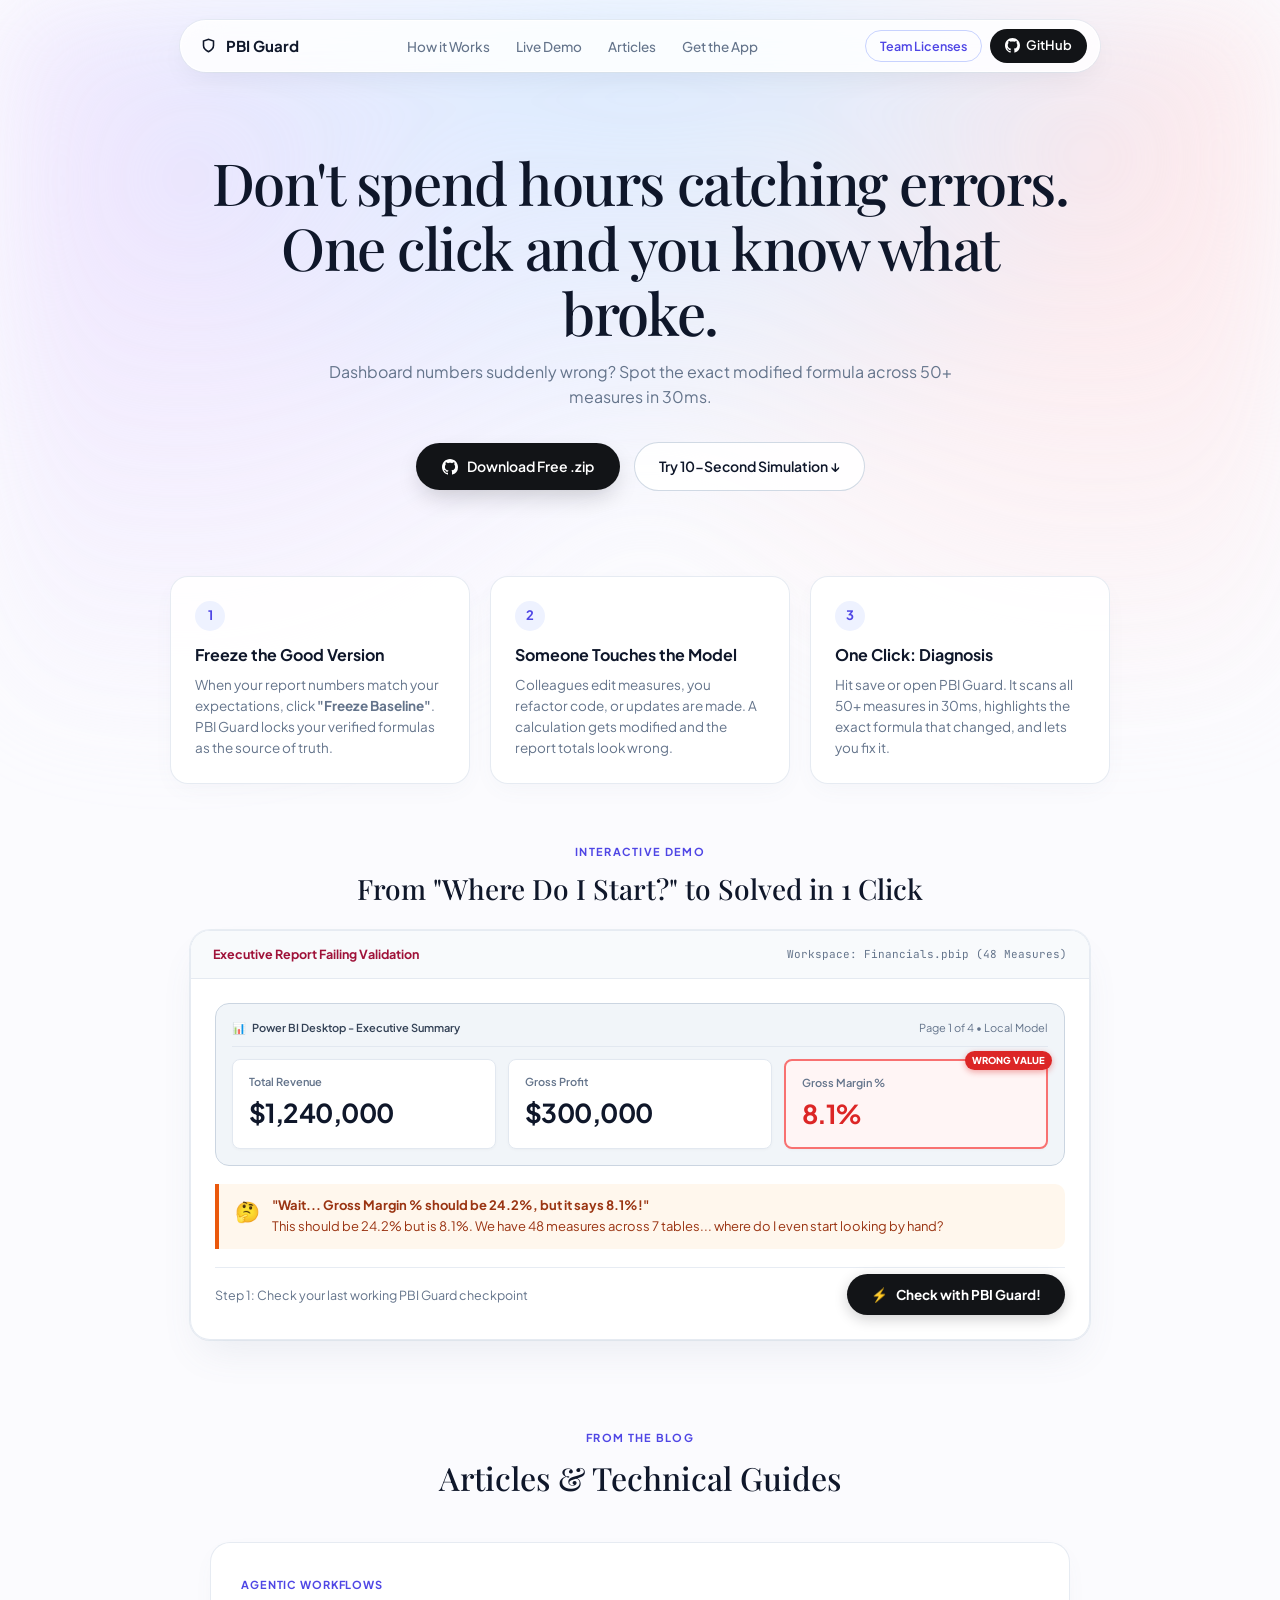
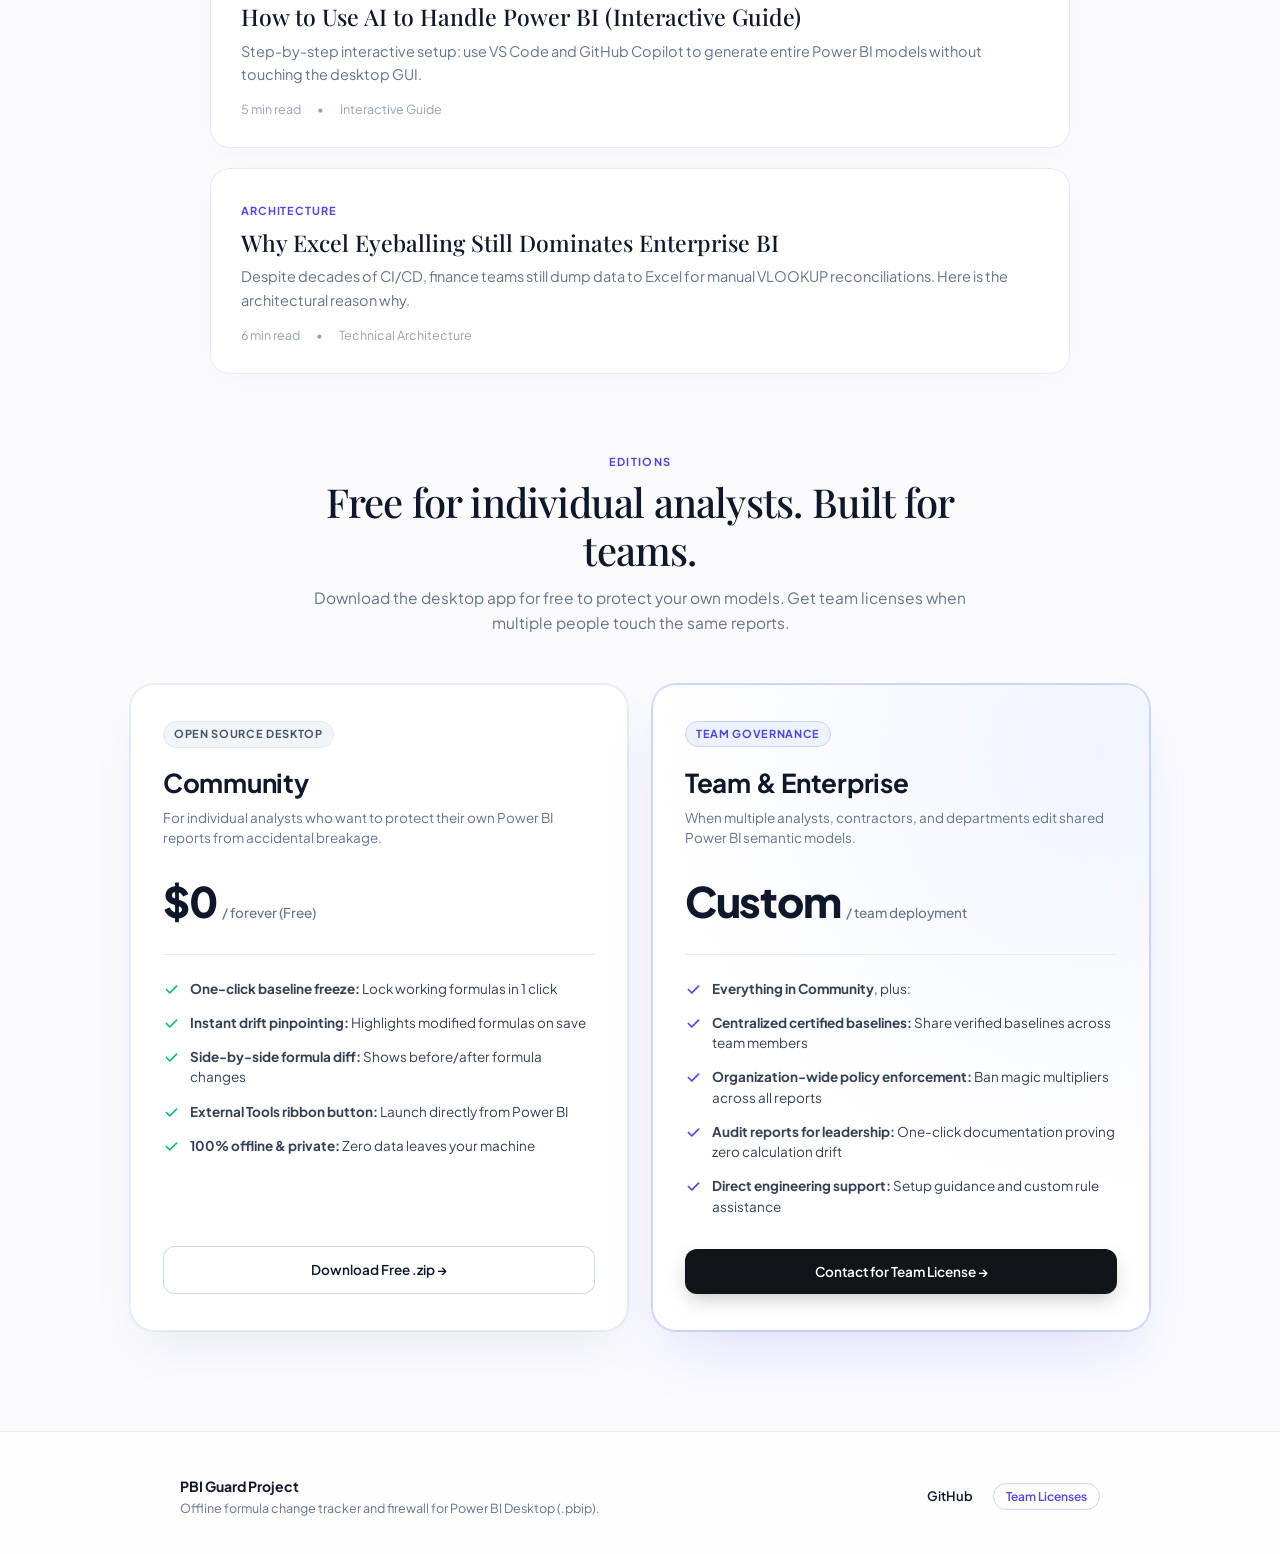
<file: docs/index.html>
<!DOCTYPE html>
<html lang="en">
<head>
    <meta charset="UTF-8"/>
    <meta name="viewport" content="width=device-width, initial-scale=1.0"/>
    <title>PBI Guard | Instant DAX Debugger & Change Tracker for Power BI</title>
    <link rel="preconnect" href="https://fonts.googleapis.com">
    <link rel="preconnect" href="https://fonts.gstatic.com" crossorigin>
    <link href="https://fonts.googleapis.com/css2?family=Plus+Jakarta+Sans:wght@400;500;600;700;800&family=Playfair+Display:ital,wght@0,500;0,600;1,400&family=JetBrains+Mono:wght@400;500;600&display=swap"
          rel="stylesheet">
    <link rel="stylesheet" href="css/style.css">
    <style>
        /* FOCUSED ANALYST SIMULATOR */
        .reconcile-card {
            background: var(--card-bg, rgba(255, 255, 255, 0.95));
            backdrop-filter: blur(20px);
            -webkit-backdrop-filter: blur(20px);
            border: 1px solid var(--card-border, rgba(226, 232, 240, 0.85));
            border-radius: 20px;
            box-shadow: 0 20px 40px -12px rgba(100, 116, 139, 0.12), 0 0 0 1px rgba(226, 232, 240, 0.7);
            overflow: hidden;
            max-width: 900px;
            margin: 0 auto;
        }

        .sim-top-banner {
            padding: 14px 22px;
            background: #f8fafc;
            border-bottom: 1px solid rgba(226, 232, 240, 0.85);
            display: flex;
            justify-content: space-between;
            align-items: center;
            font-size: 12.5px;
        }

        .sim-canvas {
            padding: 24px;
            display: flex;
            flex-direction: column;
            gap: 18px;
        }

        /* POWER BI DASHBOARD MOCKUP */
        .pbi-dashboard-mockup {
            background: #f1f5f9;
            border: 1px solid #cbd5e1;
            border-radius: 14px;
            padding: 16px;
            display: flex;
            flex-direction: column;
            gap: 12px;
        }

        .pbi-window-bar {
            display: flex;
            align-items: center;
            justify-content: space-between;
            padding-bottom: 10px;
            border-bottom: 1px solid #e2e8f0;
            font-size: 11px;
            color: #64748b;
            font-family: var(--font-sans);
        }

        .pbi-window-title {
            display: flex;
            align-items: center;
            gap: 6px;
            font-weight: 600;
            color: #334155;
        }

        .pbi-cards-grid {
            display: grid;
            grid-template-columns: repeat(3, 1fr);
            gap: 12px;
        }

        @media (max-width: 640px) {
            .pbi-cards-grid {
                grid-template-columns: 1fr;
            }
        }

        .pbi-metric-card {
            background: #ffffff;
            border: 1px solid #e2e8f0;
            border-radius: 8px;
            padding: 14px 16px;
            display: flex;
            flex-direction: column;
            gap: 2px;
            box-shadow: 0 1px 3px rgba(0, 0, 0, 0.03);
            position: relative;
        }

        .pbi-metric-label {
            font-size: 11px;
            color: #64748b;
            font-weight: 600;
        }

        .pbi-metric-value {
            font-size: 26px;
            font-weight: 700;
            color: #0f172a;
            letter-spacing: -0.02em;
        }

        .pbi-metric-card.broken {
            border: 2px solid #f87171;
            background: #fff5f5;
        }

        .pbi-metric-card.broken .pbi-metric-value {
            color: #dc2626;
        }

        .pbi-metric-card.fixed-good {
            border: 2px solid #34d399;
            background: #f0fdf4;
        }

        .pbi-metric-card.fixed-good .pbi-metric-value {
            color: #059669;
        }

        .pbi-error-bubble {
            position: absolute;
            top: -10px;
            right: -6px;
            background: #dc2626;
            color: #ffffff;
            font-size: 9.5px;
            font-weight: 800;
            padding: 2px 7px;
            border-radius: 999px;
            text-transform: uppercase;
            box-shadow: 0 2px 6px rgba(220, 38, 38, 0.4);
            animation: pulseAlert 1.8s infinite;
        }

        @keyframes pulseAlert {
            0%, 100% {
                transform: scale(1);
            }
            50% {
                transform: scale(1.05);
            }
        }

        /* ANALYST DIALOGUE CALLOUT */
        .analyst-thought-box {
            background: #fff7ed;
            border-left: 4px solid #ea580c;
            border-radius: 0 10px 10px 0;
            padding: 12px 16px;
            display: flex;
            align-items: flex-start;
            gap: 12px;
            font-size: 13px;
            color: #9a3412;
            line-height: 1.5;
        }

        .analyst-thought-box.checkpoint-found {
            background: #f5f3ff;
            border-left-color: #7c3aed;
            color: #5b21b6;
        }

        .analyst-thought-box.success {
            background: #ecfdf5;
            border-left-color: #059669;
            color: #065f46;
        }

        /* CHECKPOINT VERIFICATION VIEW (FEATURE SHOWCASE) */
        .checkpoint-panel {
            background: #ffffff;
            border: 1px solid #e2e8f0;
            border-radius: 12px;
            padding: 18px;
            display: flex;
            flex-direction: column;
            gap: 14px;
        }

        .checkpoint-header {
            display: flex;
            justify-content: space-between;
            align-items: center;
            border-bottom: 1px solid #f1f5f9;
            padding-bottom: 10px;
            flex-wrap: wrap;
            gap: 8px;
        }

        .checkpoint-badge {
            display: inline-flex;
            align-items: center;
            gap: 6px;
            font-size: 11.5px;
            font-weight: 700;
            background: #ede9fe;
            color: #6d28d9;
            padding: 3px 10px;
            border-radius: 999px;
        }

        .test-rows-mini {
            display: flex;
            flex-direction: column;
            gap: 8px;
            font-family: var(--font-mono);
            font-size: 12px;
        }

        .test-row-item {
            display: flex;
            justify-content: space-between;
            align-items: center;
            padding: 8px 12px;
            border-radius: 8px;
            background: #f8fafc;
            border: 1px solid #f1f5f9;
            flex-wrap: wrap;
            gap: 8px;
        }

        .test-row-item.fail {
            background: #fff1f2;
            border-color: #fecdd3;
            border-left: 4px solid #e11d48;
        }

        .test-tag {
            font-weight: 700;
            font-size: 10.5px;
            padding: 2px 7px;
            border-radius: 4px;
        }

        .test-tag.pass {
            background: #dcfce7;
            color: #15803d;
        }

        .test-tag.fail {
            background: #ffe4e6;
            color: #be123c;
        }

        /* FEATURE LABELS FOR THE CHECKPOINT LIST */
        .feat-tag {
            font-size: 9.5px;
            font-weight: 800;
            padding: 2px 7px;
            border-radius: 4px;
            letter-spacing: 0.04em;
            text-transform: uppercase;
            font-family: var(--font-sans);
            flex-shrink: 0;
        }

        .feat-gov {
            background: #e0e7ff;
            color: #3730a3;
        }

        .feat-policy {
            background: #fef3c7;
            color: #92400e;
        }

        .feat-arch {
            background: #f1f5f9;
            color: #475569;
        }

        .feat-meas {
            background: #e0f2fe;
            color: #075985;
        }

        .feat-breach {
            background: #fee2e2;
            color: #991b1b;
        }

        /* THE VISUAL DIFF GRID */
        .diff-display-grid {
            display: grid;
            grid-template-columns: 1fr 1fr;
            gap: 14px;
        }

        @media (max-width: 640px) {
            .diff-display-grid {
                grid-template-columns: 1fr;
            }
        }

        .formula-card {
            border-radius: 10px;
            padding: 12px 14px;
            display: flex;
            flex-direction: column;
            gap: 6px;
        }

        .formula-card.before {
            background: #f0fdf4;
            border: 1px solid #bbf7d0;
        }

        .formula-card.after {
            background: #fff1f2;
            border: 1px solid #fecdd3;
        }

        .formula-card-title {
            font-size: 10.5px;
            font-weight: 700;
            text-transform: uppercase;
            letter-spacing: 0.05em;
        }

        .formula-card.before .formula-card-title {
            color: #166534;
        }

        .formula-card.after .formula-card-title {
            color: #991b1b;
        }

        .formula-text {
            font-family: var(--font-mono);
            font-size: 12px;
            line-height: 1.6;
            color: #0f172a;
            white-space: pre-wrap;
            word-break: break-all;
        }

        .highlight-broken {
            background: #fee2e2;
            color: #b91c1c;
            font-weight: 700;
            padding: 1px 5px;
            border-radius: 4px;
            border: 1px dashed #ef4444;
        }

        /* ACTION ROW */
        .sim-footer-row {
            display: flex;
            align-items: center;
            justify-content: space-between;
            gap: 14px;
            flex-wrap: wrap;
            padding-top: 6px;
            border-top: 1px solid rgba(226, 232, 240, 0.8);
        }

        .btn-reconcile-action {
            background: var(--brand-dark);
            color: #ffffff;
            border: none;
            padding: 12px 24px;
            border-radius: 999px;
            font-size: 13.5px;
            font-weight: 700;
            font-family: var(--font-sans);
            cursor: pointer;
            display: inline-flex;
            align-items: center;
            gap: 8px;
            box-shadow: 0 4px 14px rgba(18, 20, 23, 0.2);
            transition: all 0.18s ease;
        }

        .btn-reconcile-action:hover {
            background: #27272a;
            transform: translateY(-1px);
        }

        .btn-reconcile-action.restore-btn {
            background: #059669;
            box-shadow: 0 4px 14px rgba(5, 150, 105, 0.25);
        }

        .btn-reconcile-action.restore-btn:hover {
            background: #047857;
        }

        /* 3 SIMPLE WORKFLOW STEPS */
        .simple-steps-grid {
            display: grid;
            grid-template-columns: repeat(3, 1fr);
            gap: 20px;
            max-width: 980px;
            margin: 40px auto 60px;
            padding: 0 20px;
        }

        @media (max-width: 768px) {
            .simple-steps-grid {
                grid-template-columns: 1fr;
            }
        }

        .simple-step-card {
            background: var(--card-bg, rgba(255, 255, 255, 0.9));
            border: 1px solid var(--card-border, rgba(226, 232, 240, 0.85));
            border-radius: 18px;
            padding: 24px;
            display: flex;
            flex-direction: column;
            gap: 8px;
            box-shadow: 0 8px 24px -6px rgba(100, 116, 139, 0.06);
        }

        .step-badge-num {
            width: 30px;
            height: 30px;
            border-radius: 50%;
            background: var(--primary-light, #eef2ff);
            color: var(--primary, #4f46e5);
            font-size: 13px;
            font-weight: 700;
            display: flex;
            align-items: center;
            justify-content: center;
            margin-bottom: 4px;
        }

        .step-badge-title {
            font-size: 16px;
            font-weight: 700;
            color: var(--text-main);
        }

        .step-badge-desc {
            font-size: 13.5px;
            color: var(--text-muted);
            line-height: 1.55;
        }
    </style>
</head>
<body>

<div class="aurora-bg"></div>

<!-- NAVBAR -->
<header class="nav-wrapper" id="navWrapper">
    <nav class="navbar">
        <a href="#" class="nav-brand">
            <svg width="15" height="15" viewBox="0 0 24 24" fill="none" stroke="currentColor" stroke-width="2.5">
                <path d="M12 22s8-4 8-10V5l-8-3-8 3v7c0 6 8 10 8 10z"/>
            </svg>
            <span>PBI Guard</span>
        </a>

        <ul class="nav-links">
            <li><a href="#how-it-works" class="nav-link">How it Works</a></li>
            <li><a href="#simulator" class="nav-link">Live Demo</a></li>
            <li><a href="#articles" class="nav-link">Articles</a></li>
            <li><a href="#editions" class="nav-link">Get the App</a></li>
        </ul>

        <div style="display: flex; align-items: center; gap: 8px;">
            <button class="btn-nav-enterprise" onclick="openEnterpriseModal()">Team Licenses</button>
            <a href="https://github.com/Patens-dev/pbi-guard" target="_blank" class="nav-cta" title="GitHub Repository">
                <svg width="15" height="15" viewBox="0 0 24 24" fill="currentColor">
                    <path d="M12 0C5.37 0 0 5.37 0 12c0 5.31 3.435 9.795 8.205 11.385.6.105.825-.255.825-.57 0-.285-.015-1.23-.015-2.235-3.015.555-3.795-.735-4.035-1.41-.135-.345-.72-1.41-1.23-1.695-.42-.225-1.02-.78-.015-.795.945-.015 1.62.87 1.845 1.23 1.08 1.815 2.805 1.305 3.495.99.105-.78.42-1.305.765-1.605-2.67-.3-5.46-1.335-5.46-5.925 0-1.305.465-2.385 1.23-3.225-.12-.3-.54-1.53.12-3.18 0 0 1.005-.315 3.3 1.23.96-.27 1.98-.405 3-.405s2.04.135 3 .405c2.295-1.56 3.3-1.23 3.3-1.23.66 1.65.24 2.88.12 3.18.765.84 1.23 1.905 1.23 3.225 0 4.605-2.805 5.625-5.475 5.925.435.375.81 1.095.81 2.22 0 1.605-.015 2.895-.015 3.3 0 .315.225.69.825.57A12.02 12.02 0 0024 12c0-6.63-5.37-12-12-12z"/>
                </svg>
                <span class="desktop-only">GitHub</span>
            </a>
        </div>
    </nav>
</header>

<main>
    <!-- HERO: THE ANALYST'S DIRECT PAIN -->
    <section class="hero">
        <h1 class="hero-title">Don't spend hours catching errors.<br/>One click and you know what broke.</h1>
        <p class="hero-desc">Dashboard numbers suddenly wrong? Spot the exact modified formula across 50+ measures in
            30ms.</p>
        <div class="hero-actions">
            <a href="https://github.com/Patens-dev/pbi-guard/releases" target="_blank" class="btn-github-primary">
                <svg width="16" height="16" viewBox="0 0 24 24" fill="currentColor">
                    <path d="M12 0C5.37 0 0 5.37 0 12c0 5.31 3.435 9.795 8.205 11.385.6.105.825-.255.825-.57 0-.285-.015-1.23-.015-2.235-3.015.555-3.795-.735-4.035-1.41-.135-.345-.72-1.41-1.23-1.695-.42-.225-1.02-.78-.015-.795.945-.015 1.62.87 1.845 1.23 1.08 1.815 2.805 1.305 3.495.99.105-.78.42-1.305.765-1.605-2.67-.3-5.46-1.335-5.46-5.925 0-1.305.465-2.385 1.23-3.225-.12-.3-.54-1.53.12-3.18 0 0 1.005-.315 3.3 1.23.96-.27 1.98-.405 3-.405s2.04.135 3 .405c2.295-1.56 3.3-1.23 3.3-1.23.66 1.65.24 2.88.12 3.18.765.84 1.23 1.905 1.23 3.225 0 4.605-2.805 5.625-5.475 5.925.435.375.81 1.095.81 2.22 0 1.605-.015 2.895-.015 3.3 0 .315.225.69.825.57A12.02 12.02 0 0024 12c0-6.63-5.37-12-12-12z"/>
                </svg>
                <span>Download Free .zip</span>
            </a>
            <a href="#simulator" class="btn-scroll-sim">Try 10-Second Simulation ↓</a>
        </div>
    </section>

    <!-- 3-STEP REAL-WORLD WORKFLOW -->
    <section class="simple-steps-grid" id="how-it-works">
        <div class="simple-step-card">
            <span class="step-badge-num">1</span>
            <h3 class="step-badge-title">Freeze the Good Version</h3>
            <p class="step-badge-desc">When your report numbers match your expectations, click <strong>"Freeze
                Baseline"</strong>. PBI Guard locks your verified formulas as the source of truth.</p>
        </div>

        <div class="simple-step-card">
            <span class="step-badge-num">2</span>
            <h3 class="step-badge-title">Someone Touches the Model</h3>
            <p class="step-badge-desc">Colleagues edit measures, you refactor code, or updates are made. A calculation
                gets modified and the report totals look wrong.</p>
        </div>

        <div class="simple-step-card">
            <span class="step-badge-num">3</span>
            <h3 class="step-badge-title">One Click: Diagnosis</h3>
            <p class="step-badge-desc">Hit save or open PBI Guard. It scans all 50+ measures in 30ms, highlights the
                exact formula that changed, and lets you fix it.</p>
        </div>
    </section>

    <!-- THE RECONCILIATION SIMULATOR -->
    <section class="sim-section" id="simulator" style="margin-top: 0;">
        <div style="text-align: center; margin-bottom: 20px;">
            <span class="section-eyebrow">Interactive Demo</span>
            <h2 style="font-family: var(--font-serif); font-size: 28px; font-weight: 500; color: var(--text-main);">From
                "Where Do I Start?" to Solved in 1 Click</h2>
        </div>

        <div class="reconcile-card">
            <!-- Top Status Bar -->
            <div class="sim-top-banner">
                <div>
                    <strong id="simStatusHeadline" style="color: #9f1239;">Executive Report Failing Validation</strong>
                </div>
                <span style="font-family: var(--font-mono); font-size: 11px; color: var(--text-muted);">Workspace: Financials.pbip (48 Measures)</span>
            </div>

            <div class="sim-canvas">
                <!-- POWER BI MOCKUP -->
                <div class="pbi-dashboard-mockup">
                    <div class="pbi-window-bar">
                        <span class="pbi-window-title">
                            <span style="color:#d97706;">📊</span> Power BI Desktop - Executive Summary
                        </span>
                        <span>Page 1 of 4 • Local Model</span>
                    </div>

                    <div class="pbi-cards-grid">
                        <div class="pbi-metric-card">
                            <span class="pbi-metric-label">Total Revenue</span>
                            <span class="pbi-metric-value">$1,240,000</span>
                        </div>

                        <div class="pbi-metric-card">
                            <span class="pbi-metric-label">Gross Profit</span>
                            <span class="pbi-metric-value">$300,000</span>
                        </div>

                        <div class="pbi-metric-card broken" id="brokenCardVisual">
                            <span class="pbi-error-bubble" id="pbiBadge">WRONG VALUE</span>
                            <span class="pbi-metric-label">Gross Margin %</span>
                            <span class="pbi-metric-value" id="cardValMargin">8.1%</span>
                        </div>
                    </div>
                </div>

                <!-- ANALYST THOUGHT BOX -->
                <div class="analyst-thought-box" id="analystThoughtBox">
                    <span style="font-size: 20px;" id="thoughtIcon">🤔</span>
                    <div>
                        <strong id="thoughtHeader">"Wait... Gross Margin % should be 24.2%, but it says 8.1%!"</strong>
                        <div style="margin-top: 2px;" id="thoughtText">
                            This should be 24.2% but is 8.1%. We have 48 measures across 7 tables... where do I even
                            start looking by hand?
                        </div>
                    </div>
                </div>

                <!-- CHECKPOINT PANEL (SHOWCASES SUITE OF FEATURES) -->
                <div class="checkpoint-panel" id="checkpointPanel" style="display: none;">
                    <div class="checkpoint-header">
                        <div>
                            <span class="checkpoint-badge">🛡️ PBI Guard Active Checkpoint</span>
                            <span style="font-size: 12px; color: #64748b; margin-left: 8px;">Full AST Audit against verified baseline</span>
                        </div>
                        <span style="font-size: 11px; font-family: var(--font-mono); color: #dc2626; font-weight: 700;"
                              id="checkpointScanResult">1 Discrepancy Found in 31ms</span>
                    </div>

                    <!-- Test Assertions Run (Feature Showcase) -->
                    <div class="test-rows-mini">
                        <div class="test-row-item">
                            <div style="display:flex; align-items:center; gap:8px;">
                                <span class="feat-tag feat-gov">COLUMN FORMAT</span>
                                <span>Column <code>financials[Year]</code> formatted &amp; <code>summarize_by: none</code></span>
                            </div>
                            <span class="test-tag pass">PASSED</span>
                        </div>

                        <div class="test-row-item">
                            <div style="display:flex; align-items:center; gap:8px;">
                                <span class="feat-tag feat-policy">COMPLIANCE TEST</span>
                                <span>Mandatory <code>DIVIDE()</code> &amp; zero hardcoded numeric multipliers</span>
                            </div>
                            <span class="test-tag pass">PASSED (47/47)</span>
                        </div>

                        <div class="test-row-item">
                            <div style="display:flex; align-items:center; gap:8px;">
                                <span class="feat-tag feat-arch">STORAGE &amp; ARCH</span>
                                <span>0 uncompressed calculated columns &amp; no auto date bloat</span>
                            </div>
                            <span class="test-tag pass">PASSED</span>
                        </div>

                        <div class="test-row-item">
                            <div style="display:flex; align-items:center; gap:8px;">
                                <span class="feat-tag feat-meas">MEASURE CONTRACT</span>
                                <span>Measure <code>[Total Revenue]</code> currency format (<code>$#,##0</code>)</span>
                            </div>
                            <span class="test-tag pass">PASSED</span>
                        </div>

                        <div class="test-row-item fail">
                            <div style="display:flex; align-items:center; gap:8px;">
                                <span class="feat-tag feat-breach">BASELINE DRIFT</span>
                                <span style="font-weight: 700; color: #991b1b;">Measure <code>[Gross Margin %]</code> diverged from checkpoint</span>
                            </div>
                            <span class="test-tag fail">BREACH DETECTED</span>
                        </div>
                    </div>

                    <!-- Side-by-Side Formula Diff -->
                    <div class="diff-display-grid">
                        <div class="formula-card before">
                            <span class="formula-card-title">✓ Previous Checkpoint (Good Version)</span>
                            <div class="formula-text">DIVIDE([Gross Profit], [Total Sales], 0)</div>
                        </div>

                        <div class="formula-card after">
                            <span class="formula-card-title">✗ Current Detected in Power BI</span>
                            <div class="formula-text">DIVIDE([Gross Profit], <span
                                    class="highlight-broken">[Total COGS]</span>, 0)
                            </div>
                        </div>
                    </div>
                </div>

                <!-- ACTION FOOTER -->
                <div class="sim-footer-row">
                    <div>
                        <span id="stepHelpText" style="font-size: 12.5px; color: var(--text-muted);">
                            Step 1: Check your last working PBI Guard checkpoint
                        </span>
                    </div>
                    <button class="btn-reconcile-action" id="btnSimAction" onclick="advanceSimulation()">
                        <span>⚡</span> <span id="btnSimActionText">Check with PBI Guard!</span>
                    </button>
                </div>
            </div>
        </div>
    </section>

    <!-- ARTICLES & GUIDES (MATCHES /articles FOLDER) -->
    <section class="articles-grid" id="articles">
        <div style="text-align: center; margin-bottom: 20px;">
            <span class="section-eyebrow">From the Blog</span>
            <h2 style="font-family: var(--font-serif); font-size: 32px; font-weight: 500; margin-top: 6px;">Articles &
                Technical Guides</h2>
        </div>

        <a href="articles/article-03.html" class="article-row-card">
            <span class="article-tag">Agentic Workflows</span>
            <h3 class="article-title">How to Use AI to Handle Power BI (Interactive Guide)</h3>
            <p class="article-snippet">Step-by-step interactive setup: use VS Code and GitHub Copilot to generate entire
                Power BI models without touching the desktop GUI.</p>
            <div class="article-meta"><span>5 min read</span> • <span>Interactive Guide</span></div>
        </a>

        <a href="articles/article-01.html" class="article-row-card">
            <span class="article-tag">Architecture</span>
            <h3 class="article-title">Why Excel Eyeballing Still Dominates Enterprise BI</h3>
            <p class="article-snippet">Despite decades of CI/CD, finance teams still dump data to Excel for manual
                VLOOKUP reconciliations. Here is the architectural reason why.</p>
            <div class="article-meta"><span>6 min read</span> • <span>Technical Architecture</span></div>
        </a>
    </section>

    <!-- EDITIONS (COMMUNITY FREE & TEAM LICENSE) -->
    <section class="editions-section" id="editions">
        <div class="section-header">
            <span class="section-eyebrow">Editions</span>
            <h2 class="section-title">Free for individual analysts. Built for teams.</h2>
            <p class="section-desc">Download the desktop app for free to protect your own models. Get team licenses when
                multiple people touch the same reports.</p>
        </div>

        <div class="editions-grid">
            <!-- TIER 1: COMMUNITY -->
            <div class="edition-card">
                <div class="edition-badge">Open Source Desktop</div>
                <h3 class="edition-name">Community</h3>
                <p class="edition-tagline">For individual analysts who want to protect their own Power BI reports from
                    accidental breakage.</p>

                <div class="edition-price">
                    <span class="price-val">$0</span>
                    <span class="price-term">/ forever (Free)</span>
                </div>

                <ul class="edition-features">
                    <li>
                        <svg class="check-icon" viewBox="0 0 20 20" fill="currentColor">
                            <path fill-rule="evenodd"
                                  d="M16.707 5.293a1 1 0 010 1.414l-8 8a1 1 0 01-1.414 0l-4-4a1 1 0 011.414-1.414L8 12.586l7.293-7.293a1 1 0 011.414 0z"
                                  clip-rule="evenodd"/>
                        </svg>
                        <span><strong>One-click baseline freeze:</strong> Lock working formulas in 1 click</span>
                    </li>
                    <li>
                        <svg class="check-icon" viewBox="0 0 20 20" fill="currentColor">
                            <path fill-rule="evenodd"
                                  d="M16.707 5.293a1 1 0 010 1.414l-8 8a1 1 0 01-1.414 0l-4-4a1 1 0 011.414-1.414L8 12.586l7.293-7.293a1 1 0 011.414 0z"
                                  clip-rule="evenodd"/>
                        </svg>
                        <span><strong>Instant drift pinpointing:</strong> Highlights modified formulas on save</span>
                    </li>
                    <li>
                        <svg class="check-icon" viewBox="0 0 20 20" fill="currentColor">
                            <path fill-rule="evenodd"
                                  d="M16.707 5.293a1 1 0 010 1.414l-8 8a1 1 0 01-1.414 0l-4-4a1 1 0 011.414-1.414L8 12.586l7.293-7.293a1 1 0 011.414 0z"
                                  clip-rule="evenodd"/>
                        </svg>
                        <span><strong>Side-by-side formula diff:</strong> Shows before/after formula changes</span>
                    </li>
                    <li>
                        <svg class="check-icon" viewBox="0 0 20 20" fill="currentColor">
                            <path fill-rule="evenodd"
                                  d="M16.707 5.293a1 1 0 010 1.414l-8 8a1 1 0 01-1.414 0l-4-4a1 1 0 011.414-1.414L8 12.586l7.293-7.293a1 1 0 011.414 0z"
                                  clip-rule="evenodd"/>
                        </svg>
                        <span><strong>External Tools ribbon button:</strong> Launch directly from Power BI</span>
                    </li>
                    <li>
                        <svg class="check-icon" viewBox="0 0 20 20" fill="currentColor">
                            <path fill-rule="evenodd"
                                  d="M16.707 5.293a1 1 0 010 1.414l-8 8a1 1 0 01-1.414 0l-4-4a1 1 0 011.414-1.414L8 12.586l7.293-7.293a1 1 0 011.414 0z"
                                  clip-rule="evenodd"/>
                        </svg>
                        <span><strong>100% offline &amp; private:</strong> Zero data leaves your machine</span>
                    </li>
                </ul>

                <a href="https://github.com/Patens-dev/pbi-guard/releases" target="_blank"
                   class="btn-edition btn-edition-secondary">
                    Download Free .zip →
                </a>
            </div>

            <!-- TIER 2: TEAM / ENTERPRISE -->
            <div class="edition-card edition-featured">
                <div class="edition-badge badge-enterprise">Team Governance</div>
                <h3 class="edition-name">Team &amp; Enterprise</h3>
                <p class="edition-tagline">When multiple analysts, contractors, and departments edit shared Power BI
                    semantic models.</p>

                <div class="edition-price">
                    <span class="price-val">Custom</span>
                    <span class="price-term">/ team deployment</span>
                </div>

                <ul class="edition-features">
                    <li>
                        <svg class="check-icon text-indigo" viewBox="0 0 20 20" fill="currentColor">
                            <path fill-rule="evenodd"
                                  d="M16.707 5.293a1 1 0 010 1.414l-8 8a1 1 0 01-1.414 0l-4-4a1 1 0 011.414-1.414L8 12.586l7.293-7.293a1 1 0 011.414 0z"
                                  clip-rule="evenodd"/>
                        </svg>
                        <span><strong>Everything in Community</strong>, plus:</span>
                    </li>
                    <li>
                        <svg class="check-icon text-indigo" viewBox="0 0 20 20" fill="currentColor">
                            <path fill-rule="evenodd"
                                  d="M16.707 5.293a1 1 0 010 1.414l-8 8a1 1 0 01-1.414 0l-4-4a1 1 0 011.414-1.414L8 12.586l7.293-7.293a1 1 0 011.414 0z"
                                  clip-rule="evenodd"/>
                        </svg>
                        <span><strong>Centralized certified baselines:</strong> Share verified baselines across team members</span>
                    </li>
                    <li>
                        <svg class="check-icon text-indigo" viewBox="0 0 20 20" fill="currentColor">
                            <path fill-rule="evenodd"
                                  d="M16.707 5.293a1 1 0 010 1.414l-8 8a1 1 0 01-1.414 0l-4-4a1 1 0 011.414-1.414L8 12.586l7.293-7.293a1 1 0 011.414 0z"
                                  clip-rule="evenodd"/>
                        </svg>
                        <span><strong>Organization-wide policy enforcement:</strong> Ban magic multipliers across all reports</span>
                    </li>
                    <li>
                        <svg class="check-icon text-indigo" viewBox="0 0 20 20" fill="currentColor">
                            <path fill-rule="evenodd"
                                  d="M16.707 5.293a1 1 0 010 1.414l-8 8a1 1 0 01-1.414 0l-4-4a1 1 0 011.414-1.414L8 12.586l7.293-7.293a1 1 0 011.414 0z"
                                  clip-rule="evenodd"/>
                        </svg>
                        <span><strong>Audit reports for leadership:</strong> One-click documentation proving zero calculation drift</span>
                    </li>
                    <li>
                        <svg class="check-icon text-indigo" viewBox="0 0 20 20" fill="currentColor">
                            <path fill-rule="evenodd"
                                  d="M16.707 5.293a1 1 0 010 1.414l-8 8a1 1 0 01-1.414 0l-4-4a1 1 0 011.414-1.414L8 12.586l7.293-7.293a1 1 0 011.414 0z"
                                  clip-rule="evenodd"/>
                        </svg>
                        <span><strong>Direct engineering support:</strong> Setup guidance and custom rule assistance</span>
                    </li>
                </ul>

                <button class="btn-edition btn-edition-primary" onclick="openEnterpriseModal()">
                    Contact for Team License →
                </button>
            </div>
        </div>
    </section>
</main>

<!-- TEAM INQUIRY MODAL -->
<div id="enterpriseModal" class="modal-overlay" onclick="if(event.target===this)closeEnterpriseModal();">
    <div class="modal-card">
        <div class="modal-header">
            <div>
                <span class="section-eyebrow" style="font-size: 10.5px;">Team Deployment</span>
                <h3 style="font-family: var(--font-serif); font-size: 22px; font-weight: 600; color: var(--text-main); margin-top: 2px;">
                    Inquire About Team Licenses</h3>
            </div>
            <button class="btn-close-modal" onclick="closeEnterpriseModal()">✕</button>
        </div>

        <form id="enterpriseContactForm" class="modal-body-form" onsubmit="handleEnterpriseSubmit(event)">
            <p style="font-size: 13px; color: var(--text-muted); line-height: 1.5; margin-bottom: 8px;">
                Equip your analytics team with shared baseline verification and stop accidental calculation breakage
                across company workspaces.
            </p>

            <div class="form-field">
                <label class="form-label" for="workEmail">Work Email *</label>
                <input type="email" id="workEmail" class="modal-input" placeholder="alex@company.com" required/>
            </div>

            <div class="form-row-2">
                <div class="form-field">
                    <label class="form-label" for="fullName">Your Name *</label>
                    <input type="text" id="fullName" class="modal-input" placeholder="Alex Taylor" required/>
                </div>
                <div class="form-field">
                    <label class="form-label" for="companyName">Company Name *</label>
                    <input type="text" id="companyName" class="modal-input" placeholder="Acme Corp" required/>
                </div>
            </div>

            <div class="form-field">
                <label class="form-label" for="teamSize">Number of Power BI Developers</label>
                <select id="teamSize" class="modal-select">
                    <option value="2-5">2 – 5 analysts</option>
                    <option value="6-15">6 – 15 analysts</option>
                    <option value="15+">15+ analysts</option>
                </select>
            </div>

            <div style="display: flex; justify-content: flex-end; gap: 8px; margin-top: 10px;">
                <button type="button" class="btn-cancel" onclick="closeEnterpriseModal()">Cancel</button>
                <button type="submit" class="btn-submit-enterprise" id="btnSubmitEnterprise">Send Inquiry →</button>
            </div>
        </form>

        <div id="enterpriseSuccessState" class="modal-success-pane" style="display: none;">
            <div class="success-icon">✓</div>
            <h4 style="font-family: var(--font-serif); font-size: 22px; color: var(--text-main);">Inquiry Received</h4>
            <p style="font-size: 13.5px; color: var(--text-muted); max-width: 400px; margin: 8px auto 20px;">
                We will get back to <strong id="successEmailTarget" style="color:var(--text-main);"></strong> within 1
                business day with setup options for your team.
            </p>
            <button class="btn-github-primary" onclick="closeEnterpriseModal()"
                    style="font-size: 13px; padding: 9px 22px;">Close
            </button>
        </div>
    </div>
</div>

<footer>
    <div class="footer-inner">
        <div>
            <div style="font-weight: 700; color: var(--text-main); font-size: 14px;">PBI Guard Project</div>
            <div style="font-size: 12.5px; color: var(--text-muted); margin-top: 2px;">Offline formula change tracker
                and firewall for Power BI Desktop (.pbip).
            </div>
        </div>
        <div style="display: flex; gap: 20px; align-items: center; font-size: 13px;">
            <a href="https://github.com/Patens-dev/pbi-guard" target="_blank"
               style="color: inherit; text-decoration: none; font-weight: 600;">GitHub</a>
            <button class="btn-nav-enterprise" onclick="openEnterpriseModal()"
                    style="font-size: 12px; padding: 5px 12px;">Team Licenses
            </button>
        </div>
    </div>
</footer>

<script>
    // SIMULATION STATE MACHINE (PROBLEM EXPERIENCED -> PBI GUARD CHECKPOINT -> RESOLUTION)
    let simStage = 0;

    function advanceSimulation() {
        const headline = document.getElementById('simStatusHeadline');
        const brokenCard = document.getElementById('brokenCardVisual');
        const pbiBadge = document.getElementById('pbiBadge');
        const cardVal = document.getElementById('cardValMargin');

        const thoughtBox = document.getElementById('analystThoughtBox');
        const thoughtIcon = document.getElementById('thoughtIcon');
        const thoughtHeader = document.getElementById('thoughtHeader');
        const thoughtText = document.getElementById('thoughtText');

        const checkpointPanel = document.getElementById('checkpointPanel');
        const btn = document.getElementById('btnSimAction');
        const btnText = document.getElementById('btnSimActionText');
        const help = document.getElementById('stepHelpText');

        if (simStage === 0) {
            // STEP 1: OPEN CHECKPOINT & TESTS
            headline.innerText = "🔍 PBI Guard Checkpoint Loaded (31ms Scan)";
            headline.style.color = "#4338ca";

            thoughtBox.className = "analyst-thought-box checkpoint-found";
            thoughtIcon.innerText = "💡";
            thoughtHeader.innerText = "Found it! Checkpoint shows exactly what changed:";
            thoughtText.innerHTML = "All columns, formatting, and compliance checks passed. <strong>Only [Gross Margin %] broke</strong> because someone swapped <code>[Total Sales]</code> with <code>[Total COGS]</code> in the denominator.";

            checkpointPanel.style.display = "flex";

            btn.className = "btn-reconcile-action restore-btn";
            btnText.innerText = "Restore Checkpoint Formula (1 Click)";
            help.innerText = "Step 2: Revert to the verified formula from your checkpoint";
            simStage = 1;

        } else if (simStage === 1) {
            // STEP 2: RESTORE TO FROZEN BASELINE & UPDATE VISUALS
            headline.innerText = "✓ Dashboard Clean: Margin Restored to 24.2%";
            headline.style.color = "#059669";

            brokenCard.className = "pbi-metric-card fixed-good";
            pbiBadge.style.display = "none";
            cardVal.innerText = "24.2%";

            thoughtBox.className = "analyst-thought-box success";
            thoughtIcon.innerText = "🎉";
            thoughtHeader.innerText = "Problem Solved in 30 Seconds!";
            thoughtText.innerHTML = "Gross Margin % is back to 24.2%. Column formats, compliance rules, and formula contracts are all 100% verified. Zero hours wasted.";

            checkpointPanel.style.display = "none";

            btn.className = "btn-reconcile-action";
            btnText.innerText = "↺ Try Simulation Again";
            help.innerText = "Demo complete! Reset to experience the scenario again:";
            simStage = 2;

        } else {
            // RESET TO INITIAL PROBLEM STATE
            headline.innerText = "Executive Report Failing Validation";
            headline.style.color = "#9f1239";

            brokenCard.className = "pbi-metric-card broken";
            pbiBadge.style.display = "block";
            pbiBadge.innerText = "WRONG VALUE";
            cardVal.innerText = "8.1%";

            thoughtBox.className = "analyst-thought-box";
            thoughtIcon.innerText = "🤔";
            thoughtHeader.innerText = '"Wait... Gross Margin % should be 24.2%, but it says 8.1%!"';
            thoughtText.innerText = "This should be 24.2% but is 8.1%. We have 48 measures across 7 tables... where do I even start looking by hand?";

            checkpointPanel.style.display = "none";

            btn.className = "btn-reconcile-action";
            btnText.innerText = '"Wait, I have PBI Guard checkpoints!" (Check)';
            help.innerText = "Step 1: Check your last working PBI Guard checkpoint";
            simStage = 0;
        }
    }

    // ENTERPRISE MODAL LOGIC
    function openEnterpriseModal() {
        document.getElementById('enterpriseModal').style.display = 'flex';
        document.getElementById('enterpriseContactForm').style.display = 'flex';
        document.getElementById('enterpriseSuccessState').style.display = 'none';
        setTimeout(() => document.getElementById('workEmail').focus(), 100);
    }

    function closeEnterpriseModal() {
        document.getElementById('enterpriseModal').style.display = 'none';
    }

    function handleEnterpriseSubmit(e) {
        if (e) e.preventDefault();

        const email = document.getElementById('workEmail').value.trim();
        const name = document.getElementById('fullName').value.trim();
        const company = document.getElementById('companyName').value.trim();
        const teamSize = document.getElementById('teamSize').value;

        // JavaScript validation
        if (!email || !email.includes('@')) {
            alert("Please enter a valid work email.");
            document.getElementById('workEmail').focus();
            return;
        }
        if (!name) {
            alert("Please enter your name.");
            document.getElementById('fullName').focus();
            return;
        }
        if (!company) {
            alert("Please enter your company name.");
            document.getElementById('companyName').focus();
            return;
        }

        const btn = document.getElementById('btnSubmitEnterprise');
        btn.innerText = 'Sending...';
        btn.disabled = true;

        const SCRIPT_URL = "https://script.google.com/macros/s/AKfycbxI8QwowhwrkvMcZEVcucXM3axq3iYLGyVLckTpOa77uMNwCqBsSLyIhlIQn3Z7y-1f/exec";

        const payload = {email, name, company, teamSize};
        console.log("Dispatching payload to Google Apps Script:", payload);

        fetch(SCRIPT_URL, {
            method: "POST",
            mode: "no-cors",
            headers: {
                "Content-Type": "text/plain;charset=utf-8"
            },
            body: JSON.stringify(payload)
        })
            .then(() => {
                console.log("Submission completed.");
                document.getElementById('enterpriseContactForm').style.display = 'none';
                document.getElementById('enterpriseSuccessState').style.display = 'flex';
                document.getElementById('successEmailTarget').innerText = email;
            })
            .catch((err) => {
                console.error("Submission failed:", err);
                alert("Network error. Please contact us directly via GitHub.");
            })
            .finally(() => {
                btn.innerText = 'Send Inquiry →';
                btn.disabled = false;
            });
    }
</script>
</body>
</html>
</file>
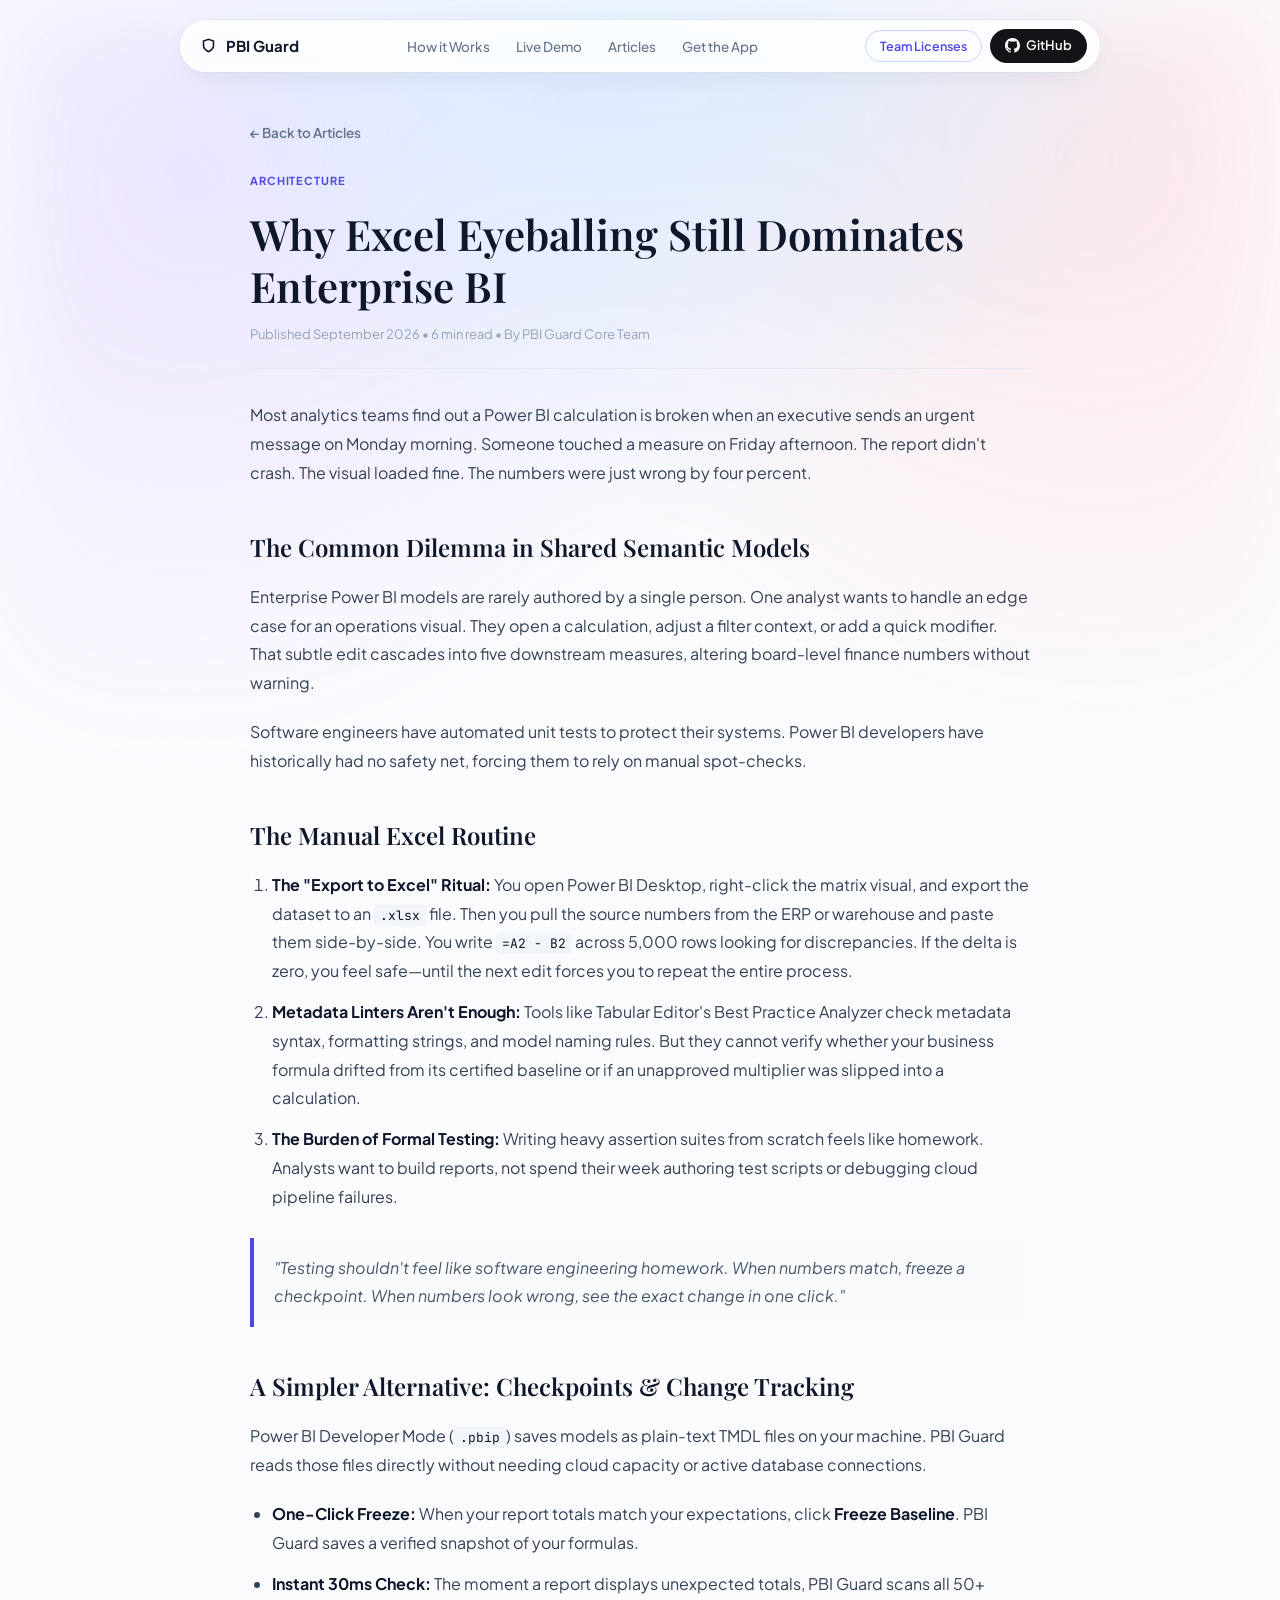
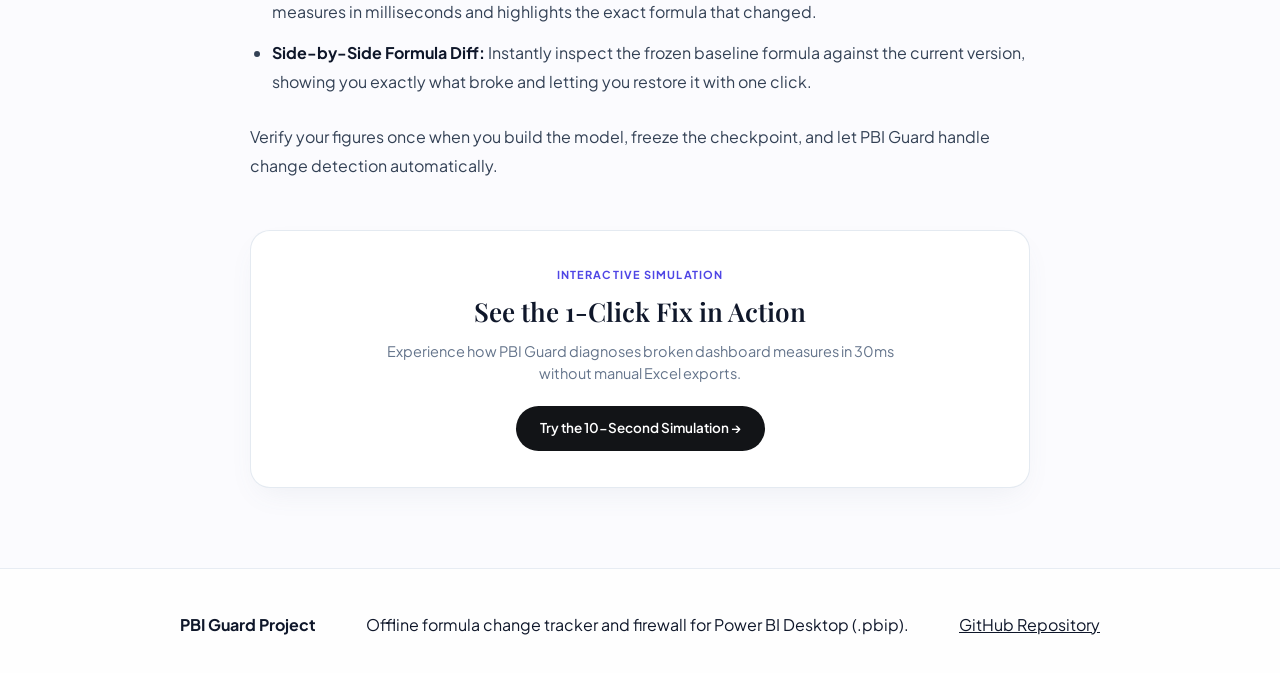
<file: docs/articles/article-01.html>
<!DOCTYPE html>
<html lang="en">
<head>
  <meta charset="UTF-8" />
  <meta name="viewport" content="width=device-width, initial-scale=1.0" />
  <title>Why Excel Eyeballing Still Dominates Enterprise BI | PBI Guard</title>
  <link rel="preconnect" href="https://fonts.googleapis.com">
  <link rel="preconnect" href="https://fonts.gstatic.com" crossorigin>
  <link href="https://fonts.googleapis.com/css2?family=Plus+Jakarta+Sans:wght@400;500;600;700;800&family=Playfair+Display:ital,wght@0,500;0,600;1,400&family=JetBrains+Mono:wght@400;500;600&display=swap" rel="stylesheet">
  <link rel="stylesheet" href="../css/style.css">

  <style>
    .article-reader-container {
      max-width: 820px;
      margin: 120px auto 80px;
      padding: 0 20px;
    }

    .btn-back {
      display: inline-flex;
      align-items: center;
      gap: 6px;
      color: var(--text-muted);
      text-decoration: none;
      font-size: 13.5px;
      font-weight: 600;
      margin-bottom: 24px;
      transition: color 0.15s ease;
    }

    .btn-back:hover {
      color: var(--primary);
    }

    .article-page-header {
      margin-bottom: 32px;
      padding-bottom: 24px;
      border-bottom: 1px solid rgba(226, 232, 240, 0.85);
    }

    .article-page-title {
      font-family: var(--font-serif);
      font-size: clamp(30px, 4vw, 42px);
      font-weight: 600;
      color: var(--text-main);
      line-height: 1.25;
      margin: 10px 0 12px;
    }

    .reader-body {
      font-size: 16px;
      line-height: 1.8;
      color: #334155;
    }

    .reader-body h3 {
      font-family: var(--font-serif);
      font-size: 24px;
      font-weight: 600;
      color: var(--text-main);
      margin: 38px 0 14px;
    }

    .reader-body p {
      margin-bottom: 20px;
    }

    .reader-body ol, .reader-body ul {
      margin: 0 0 26px 22px;
    }

    .reader-body li {
      margin-bottom: 12px;
    }

    .reader-body strong {
      color: var(--text-main);
    }

    .reader-body code {
      font-family: var(--font-mono);
      font-size: 13px;
      background: #f1f5f9;
      padding: 2px 6px;
      border-radius: 4px;
      color: #0f172a;
    }

    .quote-callout {
      background: #f8fafc;
      border-left: 4px solid var(--primary);
      border-radius: 0 12px 12px 0;
      padding: 16px 20px;
      margin: 26px 0;
      font-style: italic;
      color: #475569;
    }

    .article-end-cta {
      background: #ffffff;
      border: 1px solid rgba(226, 232, 240, 0.9);
      border-radius: 20px;
      padding: 36px 32px;
      margin-top: 50px;
      text-align: center;
      box-shadow: 0 12px 30px -10px rgba(100, 116, 139, 0.1);
    }

    .cta-eyebrow {
      font-size: 11px;
      font-weight: 700;
      text-transform: uppercase;
      letter-spacing: 0.1em;
      color: var(--primary);
      display: block;
      margin-bottom: 8px;
    }

    .cta-heading {
      font-family: var(--font-serif);
      font-size: 26px;
      font-weight: 600;
      margin-bottom: 10px;
      color: var(--text-main);
    }

    .cta-subtext {
      font-size: 14.5px;
      color: var(--text-muted);
      max-width: 560px;
      margin: 0 auto 22px;
      line-height: 1.5;
    }

    .btn-article-guard-cta {
      display: inline-flex;
      align-items: center;
      gap: 8px;
      background: var(--brand-dark);
      color: #ffffff;
      text-decoration: none;
      padding: 12px 24px;
      border-radius: 999px;
      font-size: 13.5px;
      font-weight: 600;
      transition: all 0.2s ease;
    }

    .btn-article-guard-cta:hover {
      background: #27272a;
      transform: translateY(-1px);
    }
  </style>
</head>
<body>

  <div class="aurora-bg"></div>

  <!-- NAVBAR -->
<header class="nav-wrapper" id="navWrapper">
    <nav class="navbar">
        <a href="#" class="nav-brand">
            <svg width="15" height="15" viewBox="0 0 24 24" fill="none" stroke="currentColor" stroke-width="2.5">
                <path d="M12 22s8-4 8-10V5l-8-3-8 3v7c0 6 8 10 8 10z"/>
            </svg>
            <span>PBI Guard</span>
        </a>

        <ul class="nav-links">
            <li><a href="#how-it-works" class="nav-link">How it Works</a></li>
            <li><a href="#simulator" class="nav-link">Live Demo</a></li>
            <li><a href="#articles" class="nav-link">Articles</a></li>
            <li><a href="#editions" class="nav-link">Get the App</a></li>
        </ul>

        <div style="display: flex; align-items: center; gap: 8px;">
            <button class="btn-nav-enterprise" onclick="openEnterpriseModal()">Team Licenses</button>
            <a href="https://github.com/Patens-dev/pbi-guard" target="_blank" class="nav-cta" title="GitHub Repository">
                <svg width="15" height="15" viewBox="0 0 24 24" fill="currentColor">
                    <path d="M12 0C5.37 0 0 5.37 0 12c0 5.31 3.435 9.795 8.205 11.385.6.105.825-.255.825-.57 0-.285-.015-1.23-.015-2.235-3.015.555-3.795-.735-4.035-1.41-.135-.345-.72-1.41-1.23-1.695-.42-.225-1.02-.78-.015-.795.945-.015 1.62.87 1.845 1.23 1.08 1.815 2.805 1.305 3.495.99.105-.78.42-1.305.765-1.605-2.67-.3-5.46-1.335-5.46-5.925 0-1.305.465-2.385 1.23-3.225-.12-.3-.54-1.53.12-3.18 0 0 1.005-.315 3.3 1.23.96-.27 1.98-.405 3-.405s2.04.135 3 .405c2.295-1.56 3.3-1.23 3.3-1.23.66 1.65.24 2.88.12 3.18.765.84 1.23 1.905 1.23 3.225 0 4.605-2.805 5.625-5.475 5.925.435.375.81 1.095.81 2.22 0 1.605-.015 2.895-.015 3.3 0 .315.225.69.825.57A12.02 12.02 0 0024 12c0-6.63-5.37-12-12-12z"/>
                </svg>
                <span class="desktop-only">GitHub</span>
            </a>
        </div>
    </nav>
</header>

  <main class="article-reader-container">
    <a href="../index.html#articles" class="btn-back">← Back to Articles</a>

    <div class="article-page-header">
      <span class="article-tag">Architecture</span>
      <h1 class="article-page-title">Why Excel Eyeballing Still Dominates Enterprise BI</h1>
      <div style="font-size: 13px; color: var(--text-subtle);">Published September 2026 • 6 min read • By PBI Guard Core Team</div>
    </div>

    <div class="reader-body">
      <p>Most analytics teams find out a Power BI calculation is broken when an executive sends an urgent message on Monday morning. Someone touched a measure on Friday afternoon. The report didn't crash. The visual loaded fine. The numbers were just wrong by four percent.</p>

      <h3>The Common Dilemma in Shared Semantic Models</h3>
      <p>Enterprise Power BI models are rarely authored by a single person. One analyst wants to handle an edge case for an operations visual. They open a calculation, adjust a filter context, or add a quick modifier. That subtle edit cascades into five downstream measures, altering board-level finance numbers without warning.</p>
      <p>Software engineers have automated unit tests to protect their systems. Power BI developers have historically had no safety net, forcing them to rely on manual spot-checks.</p>

      <h3>The Manual Excel Routine</h3>
      <ol>
        <li>
          <strong>The "Export to Excel" Ritual:</strong>
          You open Power BI Desktop, right-click the matrix visual, and export the dataset to an <code>.xlsx</code> file. Then you pull the source numbers from the ERP or warehouse and paste them side-by-side. You write <code>=A2 - B2</code> across 5,000 rows looking for discrepancies. If the delta is zero, you feel safe—until the next edit forces you to repeat the entire process.
        </li>
        <li>
          <strong>Metadata Linters Aren't Enough:</strong>
          Tools like Tabular Editor's Best Practice Analyzer check metadata syntax, formatting strings, and model naming rules. But they cannot verify whether your business formula drifted from its certified baseline or if an unapproved multiplier was slipped into a calculation.
        </li>
        <li>
          <strong>The Burden of Formal Testing:</strong>
          Writing heavy assertion suites from scratch feels like homework. Analysts want to build reports, not spend their week authoring test scripts or debugging cloud pipeline failures.
        </li>
      </ol>

      <div class="quote-callout">
        "Testing shouldn't feel like software engineering homework. When numbers match, freeze a checkpoint. When numbers look wrong, see the exact change in one click."
      </div>

      <h3>A Simpler Alternative: Checkpoints &amp; Change Tracking</h3>
      <p>Power BI Developer Mode (<code>.pbip</code>) saves models as plain-text TMDL files on your machine. PBI Guard reads those files directly without needing cloud capacity or active database connections.</p>

      <ul>
        <li><strong>One-Click Freeze:</strong> When your report totals match your expectations, click <strong>Freeze Baseline</strong>. PBI Guard saves a verified snapshot of your formulas.</li>
        <li><strong>Instant 30ms Check:</strong> The moment a report displays unexpected totals, PBI Guard scans all 50+ measures in milliseconds and highlights the exact formula that changed.</li>
        <li><strong>Side-by-Side Formula Diff:</strong> Instantly inspect the frozen baseline formula against the current version, showing you exactly what broke and letting you restore it with one click.</li>
      </ul>

      <p>Verify your figures once when you build the model, freeze the checkpoint, and let PBI Guard handle change detection automatically.</p>
    </div>

    <div class="article-end-cta">
      <span class="cta-eyebrow">Interactive Simulation</span>
      <h3 class="cta-heading">See the 1-Click Fix in Action</h3>
      <p class="cta-subtext">Experience how PBI Guard diagnoses broken dashboard measures in 30ms without manual Excel exports.</p>
      <a href="../index.html#simulator" class="btn-article-guard-cta">
        <span>Try the 10-Second Simulation →</span>
      </a>
    </div>
  </main>

  <footer>
    <div class="footer-inner">
      <div style="font-weight: 700; color: var(--text-main);">PBI Guard Project</div>
      <div>Offline formula change tracker and firewall for Power BI Desktop (.pbip).</div>
      <a href="https://github.com/Patens-dev/pbi-guard" target="_blank" style="color: inherit; text-decoration: underline;">GitHub Repository</a>
    </div>
  </footer>
</body>
</html>
</file>
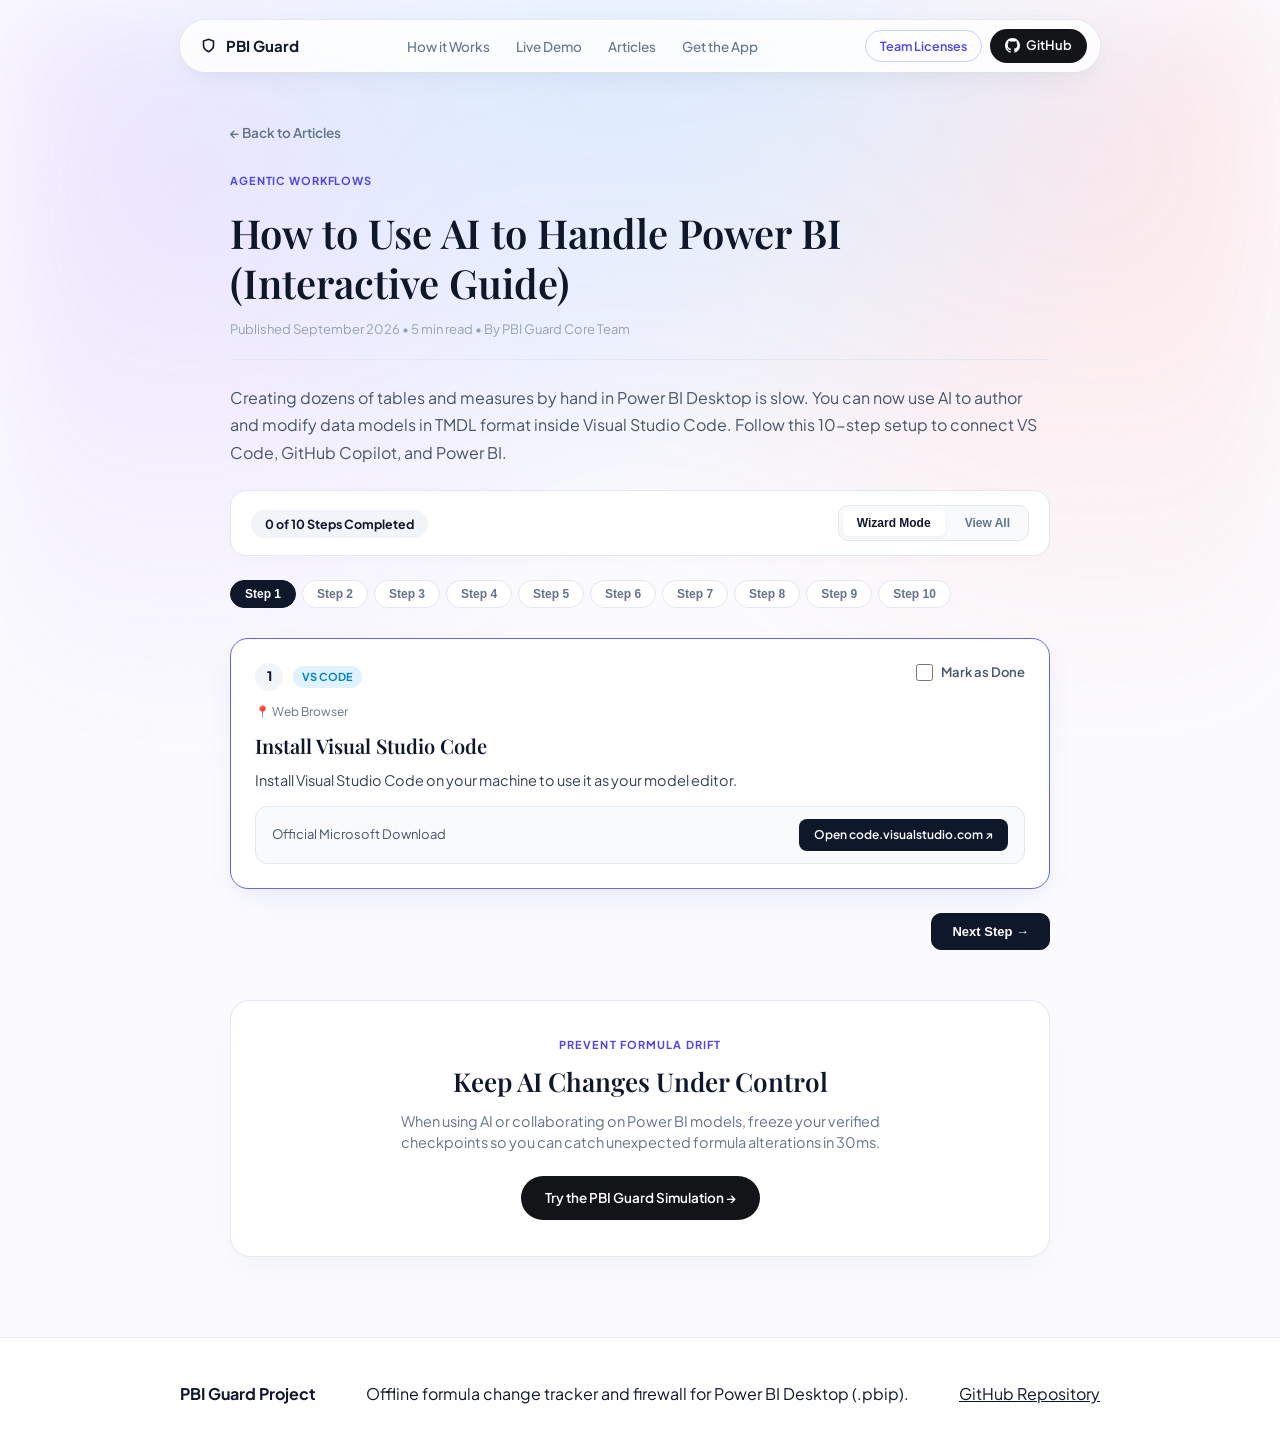
<file: docs/articles/article-03.html>
<!DOCTYPE html>
<html lang="en">
<head>
  <meta charset="UTF-8" />
  <meta name="viewport" content="width=device-width, initial-scale=1.0" />
  <title>How to Use AI to Handle Power BI (Interactive Guide) | PBI Guard</title>
  <link rel="preconnect" href="https://fonts.googleapis.com">
  <link rel="preconnect" href="https://fonts.gstatic.com" crossorigin>
  <link href="https://fonts.googleapis.com/css2?family=Plus+Jakarta+Sans:wght@400;500;600;700;800&family=Playfair+Display:ital,wght@0,500;0,600;1,400&family=JetBrains+Mono:wght@400;500;600&display=swap" rel="stylesheet">
  <link rel="stylesheet" href="../css/style.css">

  <style>
    .article-reader-container {
      max-width: 860px;
      margin: 120px auto 80px;
      padding: 0 20px;
    }

    .btn-back {
      display: inline-flex;
      align-items: center;
      gap: 6px;
      color: var(--text-muted);
      text-decoration: none;
      font-size: 13.5px;
      font-weight: 600;
      margin-bottom: 24px;
      transition: color 0.15s ease;
    }

    .btn-back:hover {
      color: var(--primary);
    }

    .article-page-header {
      margin-bottom: 24px;
      padding-bottom: 20px;
      border-bottom: 1px solid rgba(226, 232, 240, 0.85);
    }

    .article-page-title {
      font-family: var(--font-serif);
      font-size: clamp(28px, 4vw, 40px);
      font-weight: 600;
      color: var(--text-main);
      line-height: 1.25;
      margin: 10px 0 12px;
    }

    .guide-container { margin-top: 10px; }
    .guide-intro { font-size: 16px; color: #475569; line-height: 1.7; margin-bottom: 24px; }

    .guide-hud {
      background: #ffffff;
      border: 1px solid #e2e8f0;
      border-radius: 16px;
      padding: 14px 20px;
      margin-bottom: 24px;
      display: flex;
      flex-wrap: wrap;
      align-items: center;
      justify-content: space-between;
      gap: 14px;
      box-shadow: 0 4px 12px rgba(0, 0, 0, 0.02);
    }

    .hud-progress-pill {
      background: #f1f5f9;
      padding: 6px 14px;
      border-radius: 999px;
      font-size: 12.5px;
      font-weight: 700;
      color: #0f172a;
    }

    .hud-view-toggle {
      display: flex;
      gap: 6px;
      background: #f8fafc;
      padding: 4px;
      border-radius: 10px;
      border: 1px solid #e2e8f0;
    }

    .toggle-view-btn {
      border: none;
      background: transparent;
      padding: 6px 14px;
      border-radius: 6px;
      font-size: 12px;
      font-weight: 600;
      cursor: pointer;
      color: #64748b;
    }

    .toggle-view-btn.active {
      background: #ffffff;
      color: #0f172a;
      box-shadow: 0 2px 6px rgba(0,0,0,0.05);
    }

    .step-pills-bar {
      display: flex;
      gap: 6px;
      overflow-x: auto;
      padding-bottom: 10px;
      margin-bottom: 20px;
    }

    .step-pill {
      flex-shrink: 0;
      padding: 6px 14px;
      background: #ffffff;
      border: 1px solid #e2e8f0;
      border-radius: 999px;
      font-size: 12px;
      font-weight: 600;
      color: #64748b;
      cursor: pointer;
    }

    .step-pill.active { background: #0f172a; border-color: #0f172a; color: #ffffff; }
    .step-pill.completed { border-color: #10b981; color: #047857; background: #ecfdf5; }

    .step-card {
      background: #ffffff;
      border: 1px solid #e2e8f0;
      border-radius: 18px;
      padding: 24px;
      box-shadow: 0 8px 24px -6px rgba(100, 116, 139, 0.06);
      margin-bottom: 20px;
    }

    .step-card.active-step {
      border-color: #6366f1;
      box-shadow: 0 12px 30px -8px rgba(99, 102, 241, 0.15);
    }

    .step-header {
      display: flex;
      justify-content: space-between;
      align-items: flex-start;
      margin-bottom: 12px;
    }

    .step-meta { display: flex; align-items: center; gap: 10px; }

    .step-index-badge {
      background: #f1f5f9;
      color: #0f172a;
      font-weight: 800;
      font-size: 13px;
      width: 28px;
      height: 28px;
      border-radius: 50%;
      display: flex;
      align-items: center;
      justify-content: center;
    }

    .app-badge {
      font-size: 11px;
      font-weight: 700;
      padding: 3px 9px;
      border-radius: 999px;
      text-transform: uppercase;
    }

    .app-vscode { background: #e0f2fe; color: #0284c7; }
    .app-powerbi { background: #fef3c7; color: #b45309; }

    .location-tag { font-size: 12px; color: #64748b; margin-bottom: 10px; }
    .step-title { font-family: var(--font-serif); font-size: 20px; font-weight: 600; color: #0f172a; margin-bottom: 8px; }
    .step-description { font-size: 14.5px; color: #334155; line-height: 1.6; margin-bottom: 14px; }

    .interactive-action-box {
      background: #f8fafc;
      border: 1px solid #e2e8f0;
      border-radius: 12px;
      padding: 12px 16px;
      margin-top: 14px;
      display: flex;
      align-items: center;
      justify-content: space-between;
    }

    .btn-guide-action {
      background: #0f172a;
      color: #ffffff;
      padding: 7px 15px;
      border-radius: 8px;
      font-size: 12px;
      font-weight: 600;
      text-decoration: none;
    }

    .check-done-label { display: flex; align-items: center; gap: 8px; font-size: 13px; font-weight: 600; color: #475569; cursor: pointer; }
    .check-done-box { width: 17px; height: 17px; cursor: pointer; accent-color: #10b981; }

    .wizard-controls { display: flex; justify-content: space-between; margin-top: 24px; gap: 12px; }

    .btn-wizard-nav {
      padding: 10px 20px;
      border-radius: 10px;
      font-size: 13px;
      font-weight: 600;
      border: 1px solid #cbd5e1;
      background: #ffffff;
      color: #0f172a;
      cursor: pointer;
    }

    .btn-wizard-next { background: #0f172a; color: #ffffff; border-color: #0f172a; }

    .prompt-sandbox { margin-top: 14px; background: #0f172a; border-radius: 12px; overflow: hidden; }
    .sandbox-tabs { display: flex; background: #1e293b; padding: 6px 10px; gap: 6px; }

    .sandbox-tab {
      padding: 6px 12px;
      font-size: 11.5px;
      font-weight: 600;
      color: #94a3b8;
      background: transparent;
      border: none;
      border-radius: 6px;
      cursor: pointer;
    }

    .sandbox-tab.active { background: #0f172a; color: #ffffff; }
    .sandbox-content { padding: 16px; font-family: var(--font-mono); font-size: 12.5px; color: #e2e8f0; line-height: 1.6; position: relative; }

    .btn-copy-prompt {
      position: absolute;
      top: 12px;
      right: 12px;
      background: rgba(255,255,255,0.15);
      color: #ffffff;
      border: none;
      padding: 4px 10px;
      border-radius: 6px;
      font-size: 11px;
      cursor: pointer;
    }

    .article-end-cta {
      background: #ffffff;
      border: 1px solid rgba(226, 232, 240, 0.9);
      border-radius: 20px;
      padding: 36px 32px;
      margin-top: 50px;
      text-align: center;
      box-shadow: 0 12px 30px -10px rgba(100, 116, 139, 0.1);
    }

    .cta-eyebrow {
      font-size: 11px;
      font-weight: 700;
      text-transform: uppercase;
      letter-spacing: 0.1em;
      color: var(--primary);
      display: block;
      margin-bottom: 8px;
    }

    .cta-heading {
      font-family: var(--font-serif);
      font-size: 26px;
      font-weight: 600;
      margin-bottom: 10px;
      color: var(--text-main);
    }

    .cta-subtext {
      font-size: 14.5px;
      color: var(--text-muted);
      max-width: 560px;
      margin: 0 auto 22px;
      line-height: 1.5;
    }

    .btn-article-guard-cta {
      display: inline-flex;
      align-items: center;
      gap: 8px;
      background: var(--brand-dark);
      color: #ffffff;
      text-decoration: none;
      padding: 12px 24px;
      border-radius: 999px;
      font-size: 13.5px;
      font-weight: 600;
      transition: all 0.2s ease;
    }

    .btn-article-guard-cta:hover {
      background: #27272a;
      transform: translateY(-1px);
    }
  </style>
</head>
<body>

  <div class="aurora-bg"></div>

  <!-- NAVBAR -->
<header class="nav-wrapper" id="navWrapper">
    <nav class="navbar">
        <a href="#" class="nav-brand">
            <svg width="15" height="15" viewBox="0 0 24 24" fill="none" stroke="currentColor" stroke-width="2.5">
                <path d="M12 22s8-4 8-10V5l-8-3-8 3v7c0 6 8 10 8 10z"/>
            </svg>
            <span>PBI Guard</span>
        </a>

        <ul class="nav-links">
            <li><a href="#how-it-works" class="nav-link">How it Works</a></li>
            <li><a href="#simulator" class="nav-link">Live Demo</a></li>
            <li><a href="#articles" class="nav-link">Articles</a></li>
            <li><a href="#editions" class="nav-link">Get the App</a></li>
        </ul>

        <div style="display: flex; align-items: center; gap: 8px;">
            <button class="btn-nav-enterprise" onclick="openEnterpriseModal()">Team Licenses</button>
            <a href="https://github.com/Patens-dev/pbi-guard" target="_blank" class="nav-cta" title="GitHub Repository">
                <svg width="15" height="15" viewBox="0 0 24 24" fill="currentColor">
                    <path d="M12 0C5.37 0 0 5.37 0 12c0 5.31 3.435 9.795 8.205 11.385.6.105.825-.255.825-.57 0-.285-.015-1.23-.015-2.235-3.015.555-3.795-.735-4.035-1.41-.135-.345-.72-1.41-1.23-1.695-.42-.225-1.02-.78-.015-.795.945-.015 1.62.87 1.845 1.23 1.08 1.815 2.805 1.305 3.495.99.105-.78.42-1.305.765-1.605-2.67-.3-5.46-1.335-5.46-5.925 0-1.305.465-2.385 1.23-3.225-.12-.3-.54-1.53.12-3.18 0 0 1.005-.315 3.3 1.23.96-.27 1.98-.405 3-.405s2.04.135 3 .405c2.295-1.56 3.3-1.23 3.3-1.23.66 1.65.24 2.88.12 3.18.765.84 1.23 1.905 1.23 3.225 0 4.605-2.805 5.625-5.475 5.925.435.375.81 1.095.81 2.22 0 1.605-.015 2.895-.015 3.3 0 .315.225.69.825.57A12.02 12.02 0 0024 12c0-6.63-5.37-12-12-12z"/>
                </svg>
                <span class="desktop-only">GitHub</span>
            </a>
        </div>
    </nav>
</header>

  <main class="article-reader-container">
    <a href="../index.html#articles" class="btn-back">← Back to Articles</a>

    <div class="article-page-header">
      <span class="article-tag">Agentic Workflows</span>
      <h1 class="article-page-title">How to Use AI to Handle Power BI (Interactive Guide)</h1>
      <div style="font-size: 13px; color: var(--text-subtle);">Published September 2026 • 5 min read • By PBI Guard Core Team</div>
    </div>

    <div class="guide-container">
      <p class="guide-intro">
        Creating dozens of tables and measures by hand in Power BI Desktop is slow.
        You can now use AI to author and modify data models in TMDL format inside Visual Studio Code.
        Follow this 10-step setup to connect VS Code, GitHub Copilot, and Power BI.
      </p>

      <!-- HUD -->
      <div class="guide-hud">
        <div class="hud-stats">
          <span class="hud-progress-pill" id="hudProgressText">0 of 10 Steps Completed</span>
        </div>
        <div class="hud-view-toggle">
          <button class="toggle-view-btn active" id="btnModeWizard">Wizard Mode</button>
          <button class="toggle-view-btn" id="btnModeList">View All</button>
        </div>
      </div>

      <!-- Step selection pills -->
      <div class="step-pills-bar" id="stepPillsContainer"></div>

      <!-- Steps container -->
      <div id="stepsContainer">
        <!-- STEP 1 -->
        <div class="step-card active-step" id="stepCard1">
          <div class="step-header">
            <div class="step-meta">
              <span class="step-index-badge">1</span>
              <span class="app-badge app-vscode">VS Code</span>
            </div>
            <label class="check-done-label">
              <input type="checkbox" class="check-done-box" data-step="1">
              <span>Mark as Done</span>
            </label>
          </div>
          <div class="location-tag">📍 Web Browser</div>
          <h3 class="step-title">Install Visual Studio Code</h3>
          <p class="step-description">Install Visual Studio Code on your machine to use it as your model editor.</p>
          <div class="interactive-action-box">
            <span style="font-size: 13px; color: #475569;">Official Microsoft Download</span>
            <a href="https://code.visualstudio.com" target="_blank" class="btn-guide-action">Open code.visualstudio.com ↗</a>
          </div>
        </div>

        <!-- STEP 2 -->
        <div class="step-card" id="stepCard2" style="display:none;">
          <div class="step-header">
            <div class="step-meta">
              <span class="step-index-badge">2</span>
              <span class="app-badge app-powerbi">Power BI</span>
            </div>
            <label class="check-done-label">
              <input type="checkbox" class="check-done-box" data-step="2">
              <span>Mark as Done</span>
            </label>
          </div>
          <div class="location-tag">📍 Microsoft Store or Direct Download</div>
          <h3 class="step-title">Install Power BI Desktop</h3>
          <p class="step-description">Power BI Desktop is required. Its local engine evaluates measures while you edit files in VS Code.</p>
          <div class="interactive-action-box">
            <span style="font-size: 13px; color: #475569;">Free Download from Microsoft</span>
            <a href="https://powerbi.microsoft.com/desktop/" target="_blank" class="btn-guide-action">Get Power BI Desktop ↗</a>
          </div>
        </div>

        <!-- STEP 3 -->
        <div class="step-card" id="stepCard3" style="display:none;">
          <div class="step-header">
            <div class="step-meta">
              <span class="step-index-badge">3</span>
              <span class="app-badge app-vscode">VS Code</span>
            </div>
            <label class="check-done-label">
              <input type="checkbox" class="check-done-box" data-step="3">
              <span>Mark as Done</span>
            </label>
          </div>
          <div class="location-tag">📍 Bottom-left corner: Accounts icon</div>
          <h3 class="step-title">Sign In with GitHub</h3>
          <p class="step-description">Open VS Code, click the Accounts icon in the lower-left corner, and sign in with your GitHub account containing an active Copilot subscription.</p>
        </div>

        <!-- STEP 4 -->
        <div class="step-card" id="stepCard4" style="display:none;">
          <div class="step-header">
            <div class="step-meta">
              <span class="step-index-badge">4</span>
              <span class="app-badge app-vscode">VS Code</span>
            </div>
            <label class="check-done-label">
              <input type="checkbox" class="check-done-box" data-step="4">
              <span>Mark as Done</span>
            </label>
          </div>
          <div class="location-tag">📍 Extensions Tab (Ctrl+Shift+X)</div>
          <h3 class="step-title">Install the Power BI Modeling MCP Extension</h3>
          <p class="step-description">In the Extensions view, search for <strong>Power BI Modeling MCP</strong> published by Microsoft and click <strong>Install</strong>.</p>
        </div>

        <!-- STEP 5 -->
        <div class="step-card" id="stepCard5" style="display:none;">
          <div class="step-header">
            <div class="step-meta">
              <span class="step-index-badge">5</span>
              <span class="app-badge app-powerbi">Power BI</span>
            </div>
            <label class="check-done-label">
              <input type="checkbox" class="check-done-box" data-step="5">
              <span>Mark as Done</span>
            </label>
          </div>
          <div class="location-tag">📍 Windows Desktop</div>
          <h3 class="step-title">Launch Power BI Desktop</h3>
          <p class="step-description">Start Power BI Desktop and keep it running in the background.</p>
        </div>

        <!-- STEP 6 -->
        <div class="step-card" id="stepCard6" style="display:none;">
          <div class="step-header">
            <div class="step-meta">
              <span class="step-index-badge">6</span>
              <span class="app-badge app-powerbi">Power BI</span>
            </div>
            <label class="check-done-label">
              <input type="checkbox" class="check-done-box" data-step="6">
              <span>Mark as Done</span>
            </label>
          </div>
          <div class="location-tag">📍 Ribbon: Home > Get Data</div>
          <h3 class="step-title">Open or Create a Report</h3>
          <p class="step-description">Open an existing report or load sample data (such as Financial Sample) into a blank file.</p>
        </div>

        <!-- STEP 7 -->
        <div class="step-card" id="stepCard7" style="display:none;">
          <div class="step-header">
            <div class="step-meta">
              <span class="step-index-badge">7</span>
              <span class="app-badge app-powerbi">Power BI</span>
            </div>
            <label class="check-done-label">
              <input type="checkbox" class="check-done-box" data-step="7">
              <span>Mark as Done</span>
            </label>
          </div>
          <div class="location-tag">📍 File > Save As</div>
          <h3 class="step-title">Save as Power BI Project (*.pbip)</h3>
          <p class="step-description">Select <strong>Save As</strong> and choose <strong>Power BI Project (*.pbip)</strong>. This separates the report into human-readable TMDL text files on disk.</p>
        </div>

        <!-- STEP 8 -->
        <div class="step-card" id="stepCard8" style="display:none;">
          <div class="step-header">
            <div class="step-meta">
              <span class="step-index-badge">8</span>
              <span class="app-badge app-vscode">VS Code</span>
            </div>
            <label class="check-done-label">
              <input type="checkbox" class="check-done-box" data-step="8">
              <span>Mark as Done</span>
            </label>
          </div>
          <div class="location-tag">📍 File > Open Folder</div>
          <h3 class="step-title">Open the PBIP Directory in VS Code</h3>
          <p class="step-description">In VS Code, open the folder where you saved the <code>.pbip</code> file. Your model tables and definitions will appear in the sidebar explorer.</p>
        </div>

        <!-- STEP 9 -->
        <div class="step-card" id="stepCard9" style="display:none;">
          <div class="step-header">
            <div class="step-meta">
              <span class="step-index-badge">9</span>
              <span class="app-badge app-vscode">VS Code</span>
            </div>
            <label class="check-done-label">
              <input type="checkbox" class="check-done-box" data-step="9">
              <span>Mark as Done</span>
            </label>
          </div>
          <div class="location-tag">📍 Activity Bar: Copilot Chat</div>
          <h3 class="step-title">Enable Agent Mode</h3>
          <p class="step-description">Open Copilot Chat, switch mode to <strong>Agent Mode</strong>, and confirm that the Power BI MCP tools are enabled.</p>
        </div>

        <!-- STEP 10 -->
        <div class="step-card" id="stepCard10" style="display:none;">
          <div class="step-header">
            <div class="step-meta">
              <span class="step-index-badge">10</span>
              <span class="app-badge app-vscode">VS Code</span>
            </div>
            <label class="check-done-label">
              <input type="checkbox" class="check-done-box" data-step="10">
              <span>Mark as Done</span>
            </label>
          </div>
          <div class="location-tag">📍 Copilot Chat Prompt Input</div>
          <h3 class="step-title">Prompt Copilot to Build</h3>
          <p class="step-description">Describe the tables or measures you need. Copilot will inspect the schema and write the TMDL definitions automatically:</p>

          <div class="prompt-sandbox">
            <div class="sandbox-tabs">
              <button class="sandbox-tab active" data-prompt="calendar">1. Calendar Table</button>
              <button class="sandbox-tab" data-prompt="measures">2. Core Measures</button>
              <button class="sandbox-tab" data-prompt="visual">3. Add Card Visual</button>
            </div>
            <div class="sandbox-content">
              <button class="btn-copy-prompt" id="btnCopyPrompt">Copy Prompt</button>
              <div id="promptTextDisplay">Inspect my model. Create a complete Calendar table in TMDL using CALENDARAUTO with Year, Month, and Quarter columns.</div>
            </div>
          </div>

          <p style="font-size: 13.5px; color: #475569; margin-top: 14px;">Once Copilot writes the files, switch back to Power BI Desktop. The changes sync into your workspace automatically.</p>
        </div>
      </div>

      <!-- Controls -->
      <div class="wizard-controls" id="wizardControls">
        <button class="btn-wizard-nav" id="btnPrevStep" style="visibility:hidden;">← Previous Step</button>
        <button class="btn-wizard-nav btn-wizard-next" id="btnNextStep">Next Step →</button>
      </div>
    </div>

    <!-- END OF ARTICLE CTA -->
    <div class="article-end-cta">
      <span class="cta-eyebrow">Prevent Formula Drift</span>
      <h3 class="cta-heading">Keep AI Changes Under Control</h3>
      <p class="cta-subtext">When using AI or collaborating on Power BI models, freeze your verified checkpoints so you can catch unexpected formula alterations in 30ms.</p>
      <a href="../index.html#simulator" class="btn-article-guard-cta">
        <span>Try the PBI Guard Simulation →</span>
      </a>
    </div>
  </main>

  <footer>
    <div class="footer-inner">
      <div style="font-weight: 700; color: var(--text-main);">PBI Guard Project</div>
      <div>Offline formula change tracker and firewall for Power BI Desktop (.pbip).</div>
      <a href="https://github.com/Patens-dev/pbi-guard" target="_blank" style="color: inherit; text-decoration: underline;">GitHub Repository</a>
    </div>
  </footer>

  <script>
    const guideState = {
      currentStep: 1,
      viewMode: 'wizard',
      completed: {},
      prompts: {
        calendar: 'Inspect my model. Create a complete Calendar table in TMDL using CALENDARAUTO with Year, Month, and Quarter columns.',
        measures: 'Look at the Sales table. Add three measures: Total Revenue, Total Cost, and Gross Margin percentage using the DIVIDE function.',
        visual: 'Add a new card visual to page 1 bound to the Total Revenue measure.'
      },
      activePromptKey: 'calendar'
    };

    const stepPillsContainer = document.getElementById('stepPillsContainer');
    const hudProgressText = document.getElementById('hudProgressText');
    const btnModeWizard = document.getElementById('btnModeWizard');
    const btnModeList = document.getElementById('btnModeList');
    const btnPrevStep = document.getElementById('btnPrevStep');
    const btnNextStep = document.getElementById('btnNextStep');
    const wizardControls = document.getElementById('wizardControls');
    const promptTextDisplay = document.getElementById('promptTextDisplay');
    const btnCopyPrompt = document.getElementById('btnCopyPrompt');

    function renderPills() {
      let html = '';
      for (let i = 1; i <= 10; i++) {
        const isActive = (guideState.viewMode === 'wizard' && guideState.currentStep === i) ? 'active' : '';
        const isDone = guideState.completed[i] ? 'completed' : '';
        const checkIcon = guideState.completed[i] ? '✓ ' : '';
        html += `<button class="step-pill ${isActive} ${isDone}" data-step="${i}">${checkIcon}Step ${i}</button>`;
      }
      stepPillsContainer.innerHTML = html;
    }

    function applyUI() {
      for (let i = 1; i <= 10; i++) {
        const card = document.getElementById('stepCard' + i);
        if (!card) continue;
        if (guideState.viewMode === 'list') {
          card.style.display = 'block';
          card.classList.remove('active-step');
        } else {
          if (i === guideState.currentStep) {
            card.style.display = 'block';
            card.classList.add('active-step');
          } else {
            card.style.display = 'none';
            card.classList.remove('active-step');
          }
        }
      }

      wizardControls.style.display = (guideState.viewMode === 'wizard') ? 'flex' : 'none';
      btnPrevStep.style.visibility = (guideState.currentStep === 1) ? 'hidden' : 'visible';
      btnNextStep.innerText = (guideState.currentStep === 10) ? 'Finish Guide ✓' : 'Next Step →';

      const doneCount = Object.keys(guideState.completed).filter(k => guideState.completed[k]).length;
      hudProgressText.innerText = `${doneCount} of 10 Steps Completed`;

      renderPills();
    }

    stepPillsContainer.addEventListener('click', e => {
      const btn = e.target.closest('.step-pill');
      if (!btn) return;
      const step = parseInt(btn.getAttribute('data-step'), 10);
      if (guideState.viewMode === 'list') {
        document.getElementById('stepCard' + step).scrollIntoView({ behavior: 'smooth', block: 'center' });
        return;
      }
      guideState.currentStep = step;
      applyUI();
    });

    document.querySelectorAll('.check-done-box').forEach(cb => {
      cb.addEventListener('change', e => {
        const step = e.target.getAttribute('data-step');
        guideState.completed[step] = e.target.checked;
        applyUI();
      });
    });

    btnNextStep.addEventListener('click', () => {
      if (guideState.currentStep < 10) {
        guideState.currentStep++;
        applyUI();
      }
    });

    btnPrevStep.addEventListener('click', () => {
      if (guideState.currentStep > 1) {
        guideState.currentStep--;
        applyUI();
      }
    });

    btnModeWizard.addEventListener('click', () => {
      guideState.viewMode = 'wizard';
      btnModeWizard.classList.add('active');
      btnModeList.classList.remove('active');
      applyUI();
    });

    btnModeList.addEventListener('click', () => {
      guideState.viewMode = 'list';
      btnModeList.classList.add('active');
      btnModeWizard.classList.remove('active');
      applyUI();
    });

    document.querySelectorAll('.sandbox-tab').forEach(tab => {
      tab.addEventListener('click', e => {
        document.querySelectorAll('.sandbox-tab').forEach(t => t.classList.remove('active'));
        e.target.classList.add('active');
        const key = e.target.getAttribute('data-prompt');
        guideState.activePromptKey = key;
        promptTextDisplay.innerText = guideState.prompts[key];
      });
    });

    btnCopyPrompt.addEventListener('click', () => {
      navigator.clipboard.writeText(guideState.prompts[guideState.activePromptKey]).then(() => {
        btnCopyPrompt.innerText = 'Copied!';
        setTimeout(() => { btnCopyPrompt.innerText = 'Copy Prompt'; }, 1800);
      });
    });

    applyUI();
  </script>
</body>
</html>
</file>
<file: docs/css/style.css>
:root {
  --bg-base: #fbfbfe;
  --text-main: #0f172a;
  --text-muted: #64748b;
  --text-subtle: #94a3b8;

  --brand-dark: #121417;
  --brand-glow-sky: #cfe6ff;
  --brand-glow-lavender: #ece2fe;
  --brand-glow-blush: #fde5e8;

  --primary: #4f46e5;
  --primary-hover: #4338ca;
  --primary-light: #eef2ff;
  --primary-border: #c7d2fe;

  --card-bg: rgba(255, 255, 255, 0.90);
  --card-border: rgba(226, 232, 240, 0.85);
  --card-shadow: 0 24px 48px -12px rgba(100, 116, 139, 0.12), 0 0 0 1px rgba(226, 232, 240, 0.7);

  --font-sans: 'Plus Jakarta Sans', -apple-system, sans-serif;
  --font-serif: 'Playfair Display', Georgia, serif;
  --font-mono: 'JetBrains Mono', monospace;
}

* {
  box-sizing: border-box;
  margin: 0;
  padding: 0;
  -webkit-font-smoothing: antialiased;
}

html {
  scroll-behavior: smooth;
  scroll-padding-top: 100px;
}

body {
  background-color: var(--bg-base);
  color: var(--text-main);
  font-family: var(--font-sans);
  overflow-x: hidden;
  line-height: 1.5;
}

.aurora-bg {
  position: absolute;
  top: 0;
  left: 0;
  right: 0;
  height: 1020px;
  background:
    radial-gradient(circle at 50% -8%, var(--brand-glow-sky) 0%, transparent 48%),
    radial-gradient(circle at 14% 18%, var(--brand-glow-lavender) 0%, transparent 42%),
    radial-gradient(circle at 86% 16%, var(--brand-glow-blush) 0%, transparent 42%);
  opacity: 0.9;
  z-index: -1;
  pointer-events: none;
  filter: blur(48px);
}

/* NAVBAR */
.nav-wrapper {
  position: fixed;
  top: 20px;
  left: 0;
  right: 0;
  display: flex;
  justify-content: center;
  z-index: 1000;
  padding: 0 20px;
  transition: transform 0.38s cubic-bezier(0.16, 1, 0.3, 1), opacity 0.3s ease;
}

.nav-wrapper.nav-hidden {
  transform: translateY(-140%);
  opacity: 0;
}

.navbar {
  display: flex;
  align-items: center;
  justify-content: space-between;
  width: 100%;
  max-width: 920px;
  padding: 8px 12px 8px 20px;
  background: rgba(255, 255, 255, 0.85);
  backdrop-filter: blur(20px) saturate(180%);
  -webkit-backdrop-filter: blur(20px) saturate(180%);
  border: 1px solid rgba(255, 255, 255, 0.95);
  border-radius: 999px;
  box-shadow: 0 10px 30px -8px rgba(15, 23, 42, 0.08), 0 0 0 1px rgba(226, 232, 240, 0.7);
}

.nav-brand {
  display: flex;
  align-items: center;
  gap: 10px;
  text-decoration: none;
  color: var(--text-main);
  font-weight: 700;
  font-size: 15px;
}

.brand-icon {
  width: 28px;
  height: 28px;
  border-radius: 50%;
  background: var(--brand-dark);
  display: flex;
  align-items: center;
  justify-content: center;
  color: white;
}

.nav-links {
  display: flex;
  align-items: center;
  gap: 26px;
  list-style: none;
}

.nav-link {
  text-decoration: none;
  color: var(--text-muted);
  font-size: 13.5px;
  font-weight: 500;
  transition: color 0.2s ease;
}

.nav-link:hover {
  color: var(--text-main);
}

.btn-nav-enterprise {
  background: transparent;
  color: var(--primary);
  border: 1px solid var(--primary-border);
  padding: 7px 14px;
  border-radius: 999px;
  font-size: 12.5px;
  font-weight: 600;
  font-family: var(--font-sans);
  cursor: pointer;
  transition: all 0.18s ease;
}

.btn-nav-enterprise:hover {
  background: var(--primary-light);
  border-color: var(--primary);
}

.nav-cta {
  background: var(--brand-dark);
  color: white;
  text-decoration: none;
  padding: 7px 15px;
  border-radius: 999px;
  font-size: 13px;
  font-weight: 600;
  transition: all 0.2s ease;
  display: flex;
  align-items: center;
  gap: 6px;
}

.nav-cta:hover {
  background: #27272a;
  transform: translateY(-1px);
}

@media (max-width: 680px) {
  .nav-links { display: none; }
  .desktop-only { display: none; }
}

/* HERO */
.hero {
  padding: 150px 20px 45px;
  text-align: center;
  max-width: 900px;
  margin: 0 auto;
}

.hero-badge {
  display: inline-flex;
  align-items: center;
  gap: 8px;
  padding: 5px 14px;
  background: rgba(238, 242, 255, 0.8);
  border: 1px solid var(--primary-border);
  border-radius: 999px;
  font-size: 12px;
  font-weight: 600;
  color: var(--primary);
  margin-bottom: 22px;
}

.pulse-dot {
  width: 7px;
  height: 7px;
  border-radius: 50%;
  background: var(--primary);
  box-shadow: 0 0 8px rgba(79, 70, 229, 0.7);
}

.hero-title {
  font-family: var(--font-serif);
  font-weight: 500;
  font-size: clamp(38px, 5.2vw, 58px);
  line-height: 1.12;
  letter-spacing: -0.025em;
  color: var(--text-main);
  margin-bottom: 14px;
}

.hero-subtitle {
  font-family: var(--font-serif);
  font-size: clamp(20px, 2.8vw, 28px);
  font-style: italic;
  font-weight: 400;
  color: #334155;
  margin-bottom: 20px;
}

.hero-desc {
  font-size: 16px;
  color: var(--text-muted);
  max-width: 640px;
  margin: 0 auto 32px;
  line-height: 1.6;
}

.hero-actions {
  display: flex;
  align-items: center;
  justify-content: center;
  gap: 14px;
  flex-wrap: wrap;
}

.btn-github-primary {
  background: var(--brand-dark);
  color: #ffffff;
  padding: 13px 26px;
  border-radius: 999px;
  font-size: 14px;
  font-weight: 600;
  text-decoration: none;
  display: inline-flex;
  align-items: center;
  gap: 9px;
  box-shadow: 0 10px 24px -6px rgba(18, 19, 22, 0.22);
  transition: all 0.2s ease;
  border: none;
  cursor: pointer;
  font-family: var(--font-sans);
}

.btn-github-primary:hover {
  background: #27272a;
  transform: translateY(-1px);
}

.btn-scroll-sim {
  background: rgba(255, 255, 255, 0.9);
  color: var(--text-main);
  padding: 13px 24px;
  border-radius: 999px;
  font-size: 14px;
  font-weight: 600;
  text-decoration: none;
  border: 1px solid rgba(203, 213, 225, 0.9);
  cursor: pointer;
  font-family: var(--font-sans);
  transition: all 0.2s ease;
}

.btn-scroll-sim:hover {
  border-color: #94a3b8;
  transform: translateY(-1px);
}

.install-pill {
  margin-top: 28px;
  display: inline-flex;
  align-items: center;
  gap: 10px;
  padding: 8px 18px;
  background: rgba(255, 255, 255, 0.85);
  border: 1px solid rgba(203, 213, 225, 0.8);
  border-radius: 999px;
  font-family: var(--font-mono);
  font-size: 12.5px;
  color: var(--text-main);
  cursor: pointer;
  box-shadow: 0 2px 8px rgba(0, 0, 0, 0.03);
  transition: all 0.15s ease;
}

.install-pill:hover {
  border-color: var(--primary);
  transform: translateY(-1px);
}

.prompt-sym { color: #94a3b8; user-select: none; }
.copy-badge {
  font-size: 10px;
  font-weight: 700;
  text-transform: uppercase;
  background: #f1f5f9;
  color: #475569;
  padding: 2px 7px;
  border-radius: 6px;
  font-family: var(--font-sans);
}

/* SIMULATOR */
.sim-section {
  max-width: 1060px;
  margin: 30px auto 90px;
  padding: 0 20px;
}

.sim-card {
  background: var(--card-bg);
  backdrop-filter: blur(24px);
  -webkit-backdrop-filter: blur(24px);
  border: 1px solid var(--card-border);
  border-radius: 24px;
  box-shadow: var(--card-shadow);
  overflow: hidden;
}

.sim-toolbar {
  padding: 12px 20px;
  background: rgba(248, 250, 252, 0.9);
  border-bottom: 1px solid rgba(226, 232, 240, 0.9);
  display: flex;
  align-items: center;
  justify-content: space-between;
  flex-wrap: wrap;
  gap: 12px;
}

.sim-tabs-group {
  display: flex;
  align-items: center;
  gap: 8px;
}

.sim-tab {
  padding: 7px 15px;
  border-radius: 8px;
  font-size: 12.5px;
  font-weight: 600;
  font-family: var(--font-mono);
  border: 1px solid transparent;
  background: transparent;
  color: var(--text-muted);
  cursor: pointer;
}

.sim-tab.active {
  background: #ffffff;
  color: var(--text-main);
  border-color: rgba(203, 213, 225, 0.9);
  box-shadow: 0 2px 6px rgba(0,0,0,0.04);
}

.sim-body-grid {
  display: grid;
  grid-template-columns: 1.12fr 0.88fr;
  min-height: 440px;
  position: relative;
}

@media (max-width: 860px) {
  .sim-body-grid { grid-template-columns: 1fr; }
}

.editor-pane {
  padding: 24px;
  background: rgba(255, 255, 255, 0.55);
  border-right: 1px solid rgba(226, 232, 240, 0.9);
  font-family: var(--font-mono);
  font-size: 12.5px;
  line-height: 1.8;
  overflow-x: auto;
}

.code-gutter-line { display: flex; gap: 18px; }
.line-no { color: #cbd5e1; user-select: none; text-align: right; width: 20px; flex-shrink: 0; }
.line-text { white-space: pre; }
.kwd { color: #7c3aed; font-weight: 600; }
.prop { color: #0284c7; }
.str { color: #059669; }
.cmt { color: #94a3b8; font-style: italic; }
.val { color: #d97706; }
.line-drift-alert {
  background: rgba(244, 63, 94, 0.12);
  border-radius: 4px;
  padding: 0 4px;
  border: 1px dashed rgba(244, 63, 94, 0.4);
}

.terminal-container {
  position: relative;
  background: #0b0f19;
  color: #e2e8f0;
  display: flex;
  flex-direction: column;
}

.terminal-pane {
  padding: 24px;
  font-family: var(--font-mono);
  font-size: 12px;
  flex: 1;
  display: flex;
  flex-direction: column;
  justify-content: space-between;
  overflow-y: auto;
}

.terminal-pane.blurred {
  filter: blur(10px);
  user-select: none;
  pointer-events: none;
}

.terminal-overlay {
  position: absolute;
  inset: 0;
  display: flex;
  flex-direction: column;
  align-items: center;
  justify-content: center;
  z-index: 20;
  background: rgba(11, 15, 25, 0.45);
  backdrop-filter: blur(8px);
  -webkit-backdrop-filter: blur(8px);
  padding: 20px;
  text-align: center;
}

.terminal-overlay.hidden { display: none; }

.btn-run-centered {
  background: #ffffff;
  color: #0b0f19;
  border: none;
  padding: 16px 34px;
  border-radius: 999px;
  font-size: 14px;
  font-weight: 700;
  font-family: var(--font-sans);
  cursor: pointer;
  box-shadow: 0 10px 25px rgba(0,0,0,0.3);
}

.overlay-hint {
  margin-top: 14px;
  font-size: 12px;
  color: #94a3b8;
  max-width: 280px;
  line-height: 1.5;
}

.term-meta {
  display: flex;
  justify-content: space-between;
  align-items: center;
  padding-bottom: 12px;
  border-bottom: 1px solid #1e293b;
  margin-bottom: 16px;
  font-size: 11px;
  color: #64748b;
  text-transform: uppercase;
  letter-spacing: 0.05em;
}

.term-status-badge {
  padding: 3px 8px;
  border-radius: 4px;
  font-size: 10.5px;
  font-weight: 700;
}

.status-blocked { background: rgba(239, 68, 68, 0.2); color: #f87171; border: 1px solid rgba(239, 68, 68, 0.3); }
.status-passed { background: rgba(16, 185, 129, 0.2); color: #34d399; border: 1px solid rgba(16, 185, 129, 0.3); }

.term-logs {
  display: flex;
  flex-direction: column;
  gap: 9px;
  line-height: 1.6;
}

.log-entry { display: flex; gap: 8px; }
.log-dim { color: #64748b; }
.log-err { color: #ef4444; font-weight: 600; }
.log-ok { color: #10b981; font-weight: 600; }

.term-action-box {
  margin-top: 16px;
  padding: 14px;
  background: #131b2e;
  border-radius: 10px;
  border-left: 3px solid #f43f5e;
  display: flex;
  flex-direction: column;
  gap: 10px;
}

.term-action-box.box-passed { border-left-color: #10b981; }

.btn-fix-action {
  background: #38bdf8;
  color: #0b0f19;
  border: none;
  padding: 9px 16px;
  border-radius: 6px;
  font-size: 12px;
  font-weight: 700;
  cursor: pointer;
}

.btn-reset-sim {
  background: none;
  border: none;
  color: #64748b;
  font-size: 11px;
  cursor: pointer;
  text-decoration: underline;
  align-self: center;
  margin-top: 4px;
}

/* ==========================================================================
   EDITIONS SECTION (COMMUNITY VS ENTERPRISE)
   ========================================================================== */
.editions-section {
  max-width: 1060px;
  margin: 60px auto 100px;
  padding: 0 20px;
}

.section-header {
  text-align: center;
  max-width: 700px;
  margin: 0 auto 48px;
}

.section-eyebrow {
  font-size: 11px;
  font-weight: 700;
  text-transform: uppercase;
  letter-spacing: 0.12em;
  color: var(--primary);
  display: block;
  margin-bottom: 8px;
}

.section-title {
  font-family: var(--font-serif);
  font-size: clamp(28px, 4vw, 40px);
  font-weight: 500;
  color: var(--text-main);
  letter-spacing: -0.02em;
  line-height: 1.2;
}

.section-desc {
  font-size: 15.5px;
  color: var(--text-muted);
  margin-top: 12px;
  line-height: 1.6;
}

.editions-grid {
  display: grid;
  grid-template-columns: 1fr 1fr;
  gap: 24px;
  margin-bottom: 36px;
}

@media (max-width: 820px) {
  .editions-grid { grid-template-columns: 1fr; }
}

.edition-card {
  background: var(--card-bg);
  backdrop-filter: blur(20px);
  -webkit-backdrop-filter: blur(20px);
  border: 1px solid var(--card-border);
  border-radius: 24px;
  padding: 36px 32px;
  box-shadow: var(--card-shadow);
  display: flex;
  flex-direction: column;
  position: relative;
}

.edition-card.edition-featured {
  border-color: var(--primary-border);
  background:
    radial-gradient(circle at 90% 10%, rgba(238, 242, 254, 0.8) 0%, transparent 60%),
    rgba(255, 255, 255, 0.95);
  box-shadow: 0 30px 60px -12px rgba(79, 70, 229, 0.14), 0 0 0 1px rgba(199, 210, 254, 0.8);
}

.edition-badge {
  align-self: flex-start;
  font-size: 11px;
  font-weight: 700;
  text-transform: uppercase;
  letter-spacing: 0.06em;
  padding: 4px 10px;
  background: #f1f5f9;
  border: 1px solid #e2e8f0;
  color: #475569;
  border-radius: 999px;
  margin-bottom: 16px;
}

.edition-badge.badge-enterprise {
  background: var(--primary-light);
  border-color: var(--primary-border);
  color: var(--primary);
}

.edition-name {
  font-size: 26px;
  font-weight: 700;
  color: var(--text-main);
  letter-spacing: -0.01em;
}

.edition-tagline {
  font-size: 13.5px;
  color: var(--text-muted);
  margin-top: 6px;
  min-height: 40px;
}

.edition-price {
  margin: 20px 0 24px;
  display: flex;
  align-items: baseline;
  gap: 6px;
  padding-bottom: 22px;
  border-bottom: 1px solid rgba(226, 232, 240, 0.8);
}

.price-val {
  font-size: 42px;
  font-weight: 800;
  color: var(--text-main);
  letter-spacing: -0.03em;
}

.price-term {
  font-size: 13.5px;
  color: var(--text-muted);
  font-weight: 500;
}

.edition-features {
  list-style: none;
  display: flex;
  flex-direction: column;
  gap: 14px;
  font-size: 13.5px;
  color: #334155;
  margin-bottom: 32px;
  flex: 1;
}

.edition-features li {
  display: flex;
  align-items: flex-start;
  gap: 10px;
  line-height: 1.5;
}

.check-icon {
  width: 17px;
  height: 17px;
  color: #10b981;
  flex-shrink: 0;
  margin-top: 2px;
}

.check-icon.text-indigo {
  color: var(--primary);
}

.btn-edition {
  width: 100%;
  padding: 13px 20px;
  border-radius: 12px;
  font-size: 13.5px;
  font-weight: 600;
  font-family: var(--font-sans);
  text-align: center;
  cursor: pointer;
  text-decoration: none;
  transition: all 0.18s ease;
  display: inline-block;
}

.btn-edition-secondary {
  background: #ffffff;
  color: var(--text-main);
  border: 1px solid rgba(203, 213, 225, 0.9);
}

.btn-edition-secondary:hover {
  border-color: #94a3b8;
  background: #f8fafc;
}

.btn-edition-primary {
  background: var(--brand-dark);
  color: #ffffff;
  border: 1px solid transparent;
  box-shadow: 0 8px 20px -4px rgba(18, 20, 23, 0.25);
}

.btn-edition-primary:hover {
  background: #27272a;
  transform: translateY(-1px);
}

/* Feature Comparison Table */
.matrix-card {
  background: var(--card-bg);
  border: 1px solid var(--card-border);
  border-radius: 20px;
  padding: 28px;
  box-shadow: var(--card-shadow);
}

.matrix-table {
  width: 100%;
  border-collapse: collapse;
  font-size: 13px;
  text-align: left;
}

.matrix-table th {
  padding: 10px 14px;
  border-bottom: 1px solid #cbd5e1;
  font-weight: 700;
  color: var(--text-main);
}

.matrix-table td {
  padding: 12px 14px;
  border-bottom: 1px solid rgba(226, 232, 240, 0.7);
  color: #334155;
}

.matrix-table tr:last-child td {
  border-bottom: none;
}

.text-center { text-align: center; }
.text-bold { font-weight: 700; }
.text-indigo { color: var(--primary); }

/* ENTERPRISE CONTACT MODAL */
.modal-overlay {
  position: fixed;
  inset: 0;
  background: rgba(15, 23, 42, 0.45);
  backdrop-filter: blur(8px);
  -webkit-backdrop-filter: blur(8px);
  z-index: 2000;
  display: none;
  align-items: center;
  justify-content: center;
  padding: 20px;
}

.modal-card {
  background: #ffffff;
  border: 1px solid var(--card-border);
  border-radius: 24px;
  width: 100%;
  max-width: 580px;
  padding: 30px 32px;
  box-shadow: 0 30px 60px -15px rgba(15, 23, 42, 0.25);
  animation: modalPop 0.2s cubic-bezier(0.16, 1, 0.3, 1);
}

@keyframes modalPop {
  from { opacity: 0; transform: scale(0.96) translateY(8px); }
  to { opacity: 1; transform: scale(1) translateY(0); }
}

.modal-header {
  display: flex;
  justify-content: space-between;
  align-items: flex-start;
  margin-bottom: 16px;
}

.btn-close-modal {
  background: transparent;
  border: none;
  font-size: 16px;
  color: var(--text-muted);
  cursor: pointer;
  padding: 4px 8px;
  border-radius: 6px;
}

.btn-close-modal:hover {
  background: #f1f5f9;
  color: var(--text-main);
}

.modal-body-form {
  display: flex;
  flex-direction: column;
  gap: 12px;
}

.form-row-2 {
  display: grid;
  grid-template-columns: 1fr 1fr;
  gap: 12px;
}

@media (max-width: 520px) {
  .form-row-2 { grid-template-columns: 1fr; }
}

.form-field {
  display: flex;
  flex-direction: column;
  gap: 4px;
}

.form-label {
  font-size: 11px;
  font-weight: 700;
  color: var(--text-muted);
  text-transform: uppercase;
  letter-spacing: 0.05em;
}

.modal-input, .modal-select, .modal-textarea {
  padding: 9px 12px;
  border-radius: 8px;
  border: 1px solid rgba(203, 213, 225, 0.9);
  font-size: 13px;
  font-family: var(--font-sans);
  color: var(--text-main);
  background: #ffffff;
  outline: none;
  transition: border-color 0.15s ease, box-shadow 0.15s ease;
}

.modal-input:focus, .modal-select:focus, .modal-textarea:focus {
  border-color: var(--primary);
  box-shadow: 0 0 0 3px rgba(99, 102, 241, 0.15);
}

.modal-textarea {
  resize: vertical;
  min-height: 60px;
}

.btn-cancel {
  background: transparent;
  border: 1px solid transparent;
  padding: 9px 16px;
  border-radius: 8px;
  font-size: 12.5px;
  font-weight: 600;
  cursor: pointer;
  color: var(--text-muted);
}

.btn-cancel:hover { background: #f1f5f9; }

.btn-submit-enterprise {
  background: var(--brand-dark);
  color: #ffffff;
  border: none;
  padding: 9px 20px;
  border-radius: 8px;
  font-size: 12.5px;
  font-weight: 600;
  cursor: pointer;
  box-shadow: 0 4px 12px rgba(18, 20, 23, 0.2);
  transition: all 0.15s ease;
}

.btn-submit-enterprise:hover { background: #27272a; }

.modal-success-pane {
  display: flex;
  flex-direction: column;
  align-items: center;
  text-align: center;
  padding: 20px 10px;
}

.success-icon {
  width: 48px;
  height: 48px;
  border-radius: 50%;
  background: #ecfdf5;
  color: #059669;
  font-size: 22px;
  display: flex;
  align-items: center;
  justify-content: center;
  margin-bottom: 12px;
  border: 1px solid #a7f3d0;
}

/* ARTICLES LIST */
.articles-grid {
  max-width: 900px;
  margin: 20px auto 80px;
  padding: 0 20px;
  display: flex;
  flex-direction: column;
  gap: 20px;
}

.article-row-card {
  background: var(--card-bg);
  border: 1px solid var(--card-border);
  border-radius: 20px;
  padding: 28px 30px;
  box-shadow: 0 8px 24px -6px rgba(100, 116, 139, 0.06);
  text-decoration: none;
  color: inherit;
  display: block;
  transition: transform 0.2s ease, border-color 0.2s ease;
}

.article-row-card:hover {
  transform: translateY(-2px);
  border-color: var(--primary-border);
}

.article-tag {
  font-size: 11px;
  font-weight: 700;
  text-transform: uppercase;
  letter-spacing: 0.08em;
  color: var(--primary);
  margin-bottom: 8px;
  display: inline-block;
}

.article-title {
  font-family: var(--font-serif);
  font-size: 23px;
  font-weight: 500;
  color: var(--text-main);
  margin-bottom: 8px;
  line-height: 1.3;
}

.article-snippet {
  font-size: 14.5px;
  color: var(--text-muted);
  line-height: 1.6;
}

.article-meta {
  margin-top: 14px;
  font-size: 12.5px;
  color: var(--text-subtle);
  display: flex;
  gap: 16px;
}

/* FOOTER */
footer {
  border-top: 1px solid rgba(226, 232, 240, 0.8);
  padding: 44px 20px 36px;
  background: rgba(255, 255, 255, 0.7);
}

.footer-inner {
  max-width: 920px;
  margin: 0 auto;
  display: flex;
  justify-content: space-between;
  align-items: center;
  flex-wrap: wrap;
  gap: 16px;
}
</file>
